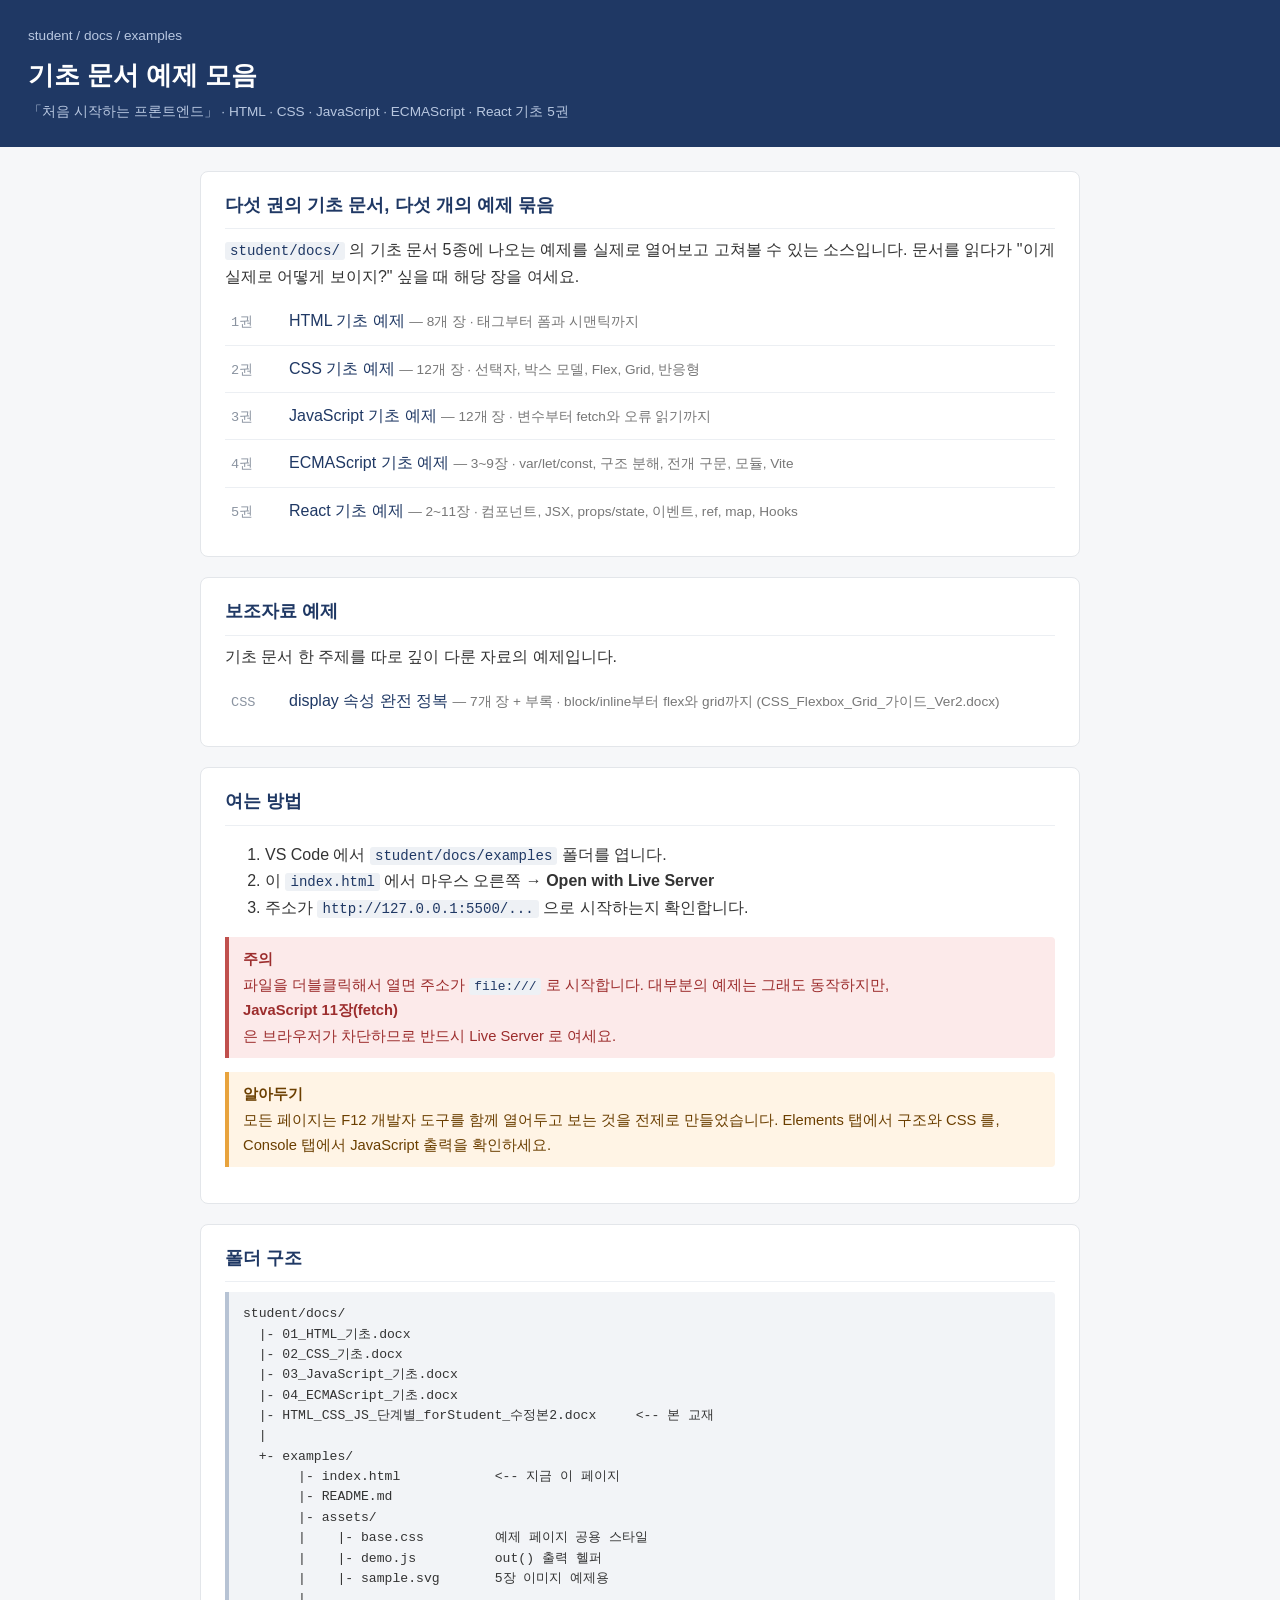
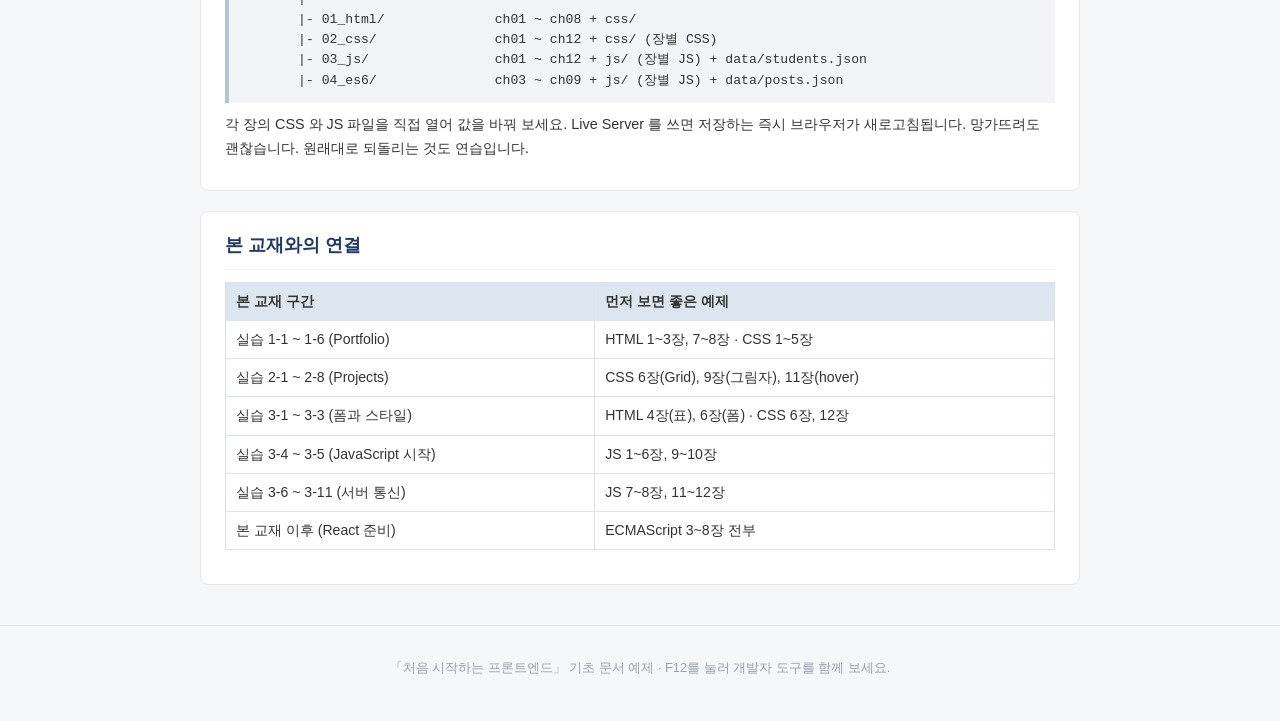
<file: index.html>
<!doctype html>
<html lang="ko">
  <head>
    <meta charset="UTF-8" />
    <meta name="viewport" content="width=device-width, initial-scale=1.0" />
    <title>기초 문서 예제 모음</title>
    <link rel="stylesheet" href="assets/base.css" />


  </head>
  <body>
    <header class="page-head">
      <span class="back">student / docs / examples</span>
      <h1>기초 문서 예제 모음</h1>
      <p class="ref">「처음 시작하는 프론트엔드」 &middot; HTML · CSS · JavaScript · ECMAScript · React 기초 5권</p>
    </header>

    <main class="page-body">

      <section class="block">
        <h2>다섯 권의 기초 문서, 다섯 개의 예제 묶음</h2>
        <p>
          <code>student/docs/</code> 의 기초 문서 5종에 나오는 예제를
          실제로 열어보고 고쳐볼 수 있는 소스입니다.
          문서를 읽다가 "이게 실제로 어떻게 보이지?" 싶을 때 해당 장을 여세요.
        </p>

        <ul class="toc">
          <li><a href="01_html/index.html">
              <span class="num">1권</span>HTML 기초 예제
              <span class="desc">— 8개 장 · 태그부터 폼과 시맨틱까지</span></a></li>
          <li><a href="02_css/index.html">
              <span class="num">2권</span>CSS 기초 예제
              <span class="desc">— 12개 장 · 선택자, 박스 모델, Flex, Grid, 반응형</span></a></li>
          <li><a href="03_js/index.html">
              <span class="num">3권</span>JavaScript 기초 예제
              <span class="desc">— 12개 장 · 변수부터 fetch와 오류 읽기까지</span></a></li>
          <li><a href="04_es6/index.html">
              <span class="num">4권</span>ECMAScript 기초 예제
              <span class="desc">— 3~9장 · var/let/const, 구조 분해, 전개 구문, 모듈, Vite</span></a></li>
          <li><a href="05_react/index.html">
              <span class="num">5권</span>React 기초 예제
              <span class="desc">— 2~11장 · 컴포넌트, JSX, props/state, 이벤트, ref, map, Hooks</span></a></li>
        </ul>
      </section>

      <section class="block">
        <h2>보조자료 예제</h2>
        <p>기초 문서 한 주제를 따로 깊이 다룬 자료의 예제입니다.</p>
        <ul class="toc">
          <li><a href="02_css_display/index.html">
              <span class="num">CSS</span>display 속성 완전 정복
              <span class="desc">— 7개 장 + 부록 · block/inline부터 flex와 grid까지 (CSS_Flexbox_Grid_가이드_Ver2.docx)</span></a></li>
        </ul>
      </section>

      <section class="block">
        <h2>여는 방법</h2>
        <ol>
          <li>VS Code 에서 <code>student/docs/examples</code> 폴더를 엽니다.</li>
          <li>이 <code>index.html</code> 에서 마우스 오른쪽 → <b>Open with Live Server</b></li>
          <li>주소가 <code>http://127.0.0.1:5500/...</code> 으로 시작하는지 확인합니다.</li>
        </ol>

        <div class="warn">
          <b>주의</b>
          파일을 더블클릭해서 열면 주소가 <code>file:///</code> 로 시작합니다.
          대부분의 예제는 그래도 동작하지만,
          <b>JavaScript 11장(fetch)</b> 은 브라우저가 차단하므로 반드시 Live Server 로 여세요.
        </div>

        <div class="note">
          <b>알아두기</b>
          모든 페이지는 F12 개발자 도구를 함께 열어두고 보는 것을 전제로 만들었습니다.
          Elements 탭에서 구조와 CSS 를, Console 탭에서 JavaScript 출력을 확인하세요.
        </div>
      </section>

      <section class="block">
        <h2>폴더 구조</h2>
        <pre>student/docs/
  |- 01_HTML_기초.docx
  |- 02_CSS_기초.docx
  |- 03_JavaScript_기초.docx
  |- 04_ECMAScript_기초.docx
  |- HTML_CSS_JS_단계별_forStudent_수정본2.docx     &lt;-- 본 교재
  |
  +- examples/
       |- index.html            &lt;-- 지금 이 페이지
       |- README.md
       |- assets/
       |    |- base.css         예제 페이지 공용 스타일
       |    |- demo.js          out() 출력 헬퍼
       |    |- sample.svg       5장 이미지 예제용
       |
       |- 01_html/              ch01 ~ ch08 + css/
       |- 02_css/               ch01 ~ ch12 + css/ (장별 CSS)
       |- 03_js/                ch01 ~ ch12 + js/ (장별 JS) + data/students.json
       |- 04_es6/               ch03 ~ ch09 + js/ (장별 JS) + data/posts.json</pre>

        <p style="font-size:0.9rem;">
          각 장의 CSS 와 JS 파일을 직접 열어 값을 바꿔 보세요.
          Live Server 를 쓰면 저장하는 즉시 브라우저가 새로고침됩니다.
          망가뜨려도 괜찮습니다. 원래대로 되돌리는 것도 연습입니다.
        </p>
      </section>

      <section class="block">
        <h2>본 교재와의 연결</h2>
        <table class="ex">
          <tr><th>본 교재 구간</th><th>먼저 보면 좋은 예제</th></tr>
          <tr><td>실습 1-1 ~ 1-6 (Portfolio)</td>
              <td>HTML 1~3장, 7~8장 · CSS 1~5장</td></tr>
          <tr><td>실습 2-1 ~ 2-8 (Projects)</td>
              <td>CSS 6장(Grid), 9장(그림자), 11장(hover)</td></tr>
          <tr><td>실습 3-1 ~ 3-3 (폼과 스타일)</td>
              <td>HTML 4장(표), 6장(폼) · CSS 6장, 12장</td></tr>
          <tr><td>실습 3-4 ~ 3-5 (JavaScript 시작)</td>
              <td>JS 1~6장, 9~10장</td></tr>
          <tr><td>실습 3-6 ~ 3-11 (서버 통신)</td>
              <td>JS 7~8장, 11~12장</td></tr>
          <tr><td>본 교재 이후 (React 준비)</td>
              <td>ECMAScript 3~8장 전부</td></tr>
        </table>
      </section>

    </main>

    <footer class="page-foot">
      <p>「처음 시작하는 프론트엔드」 기초 문서 예제 &middot; F12를 눌러 개발자 도구를 함께 보세요.</p>
    </footer>

  </body>
</html>
</file>
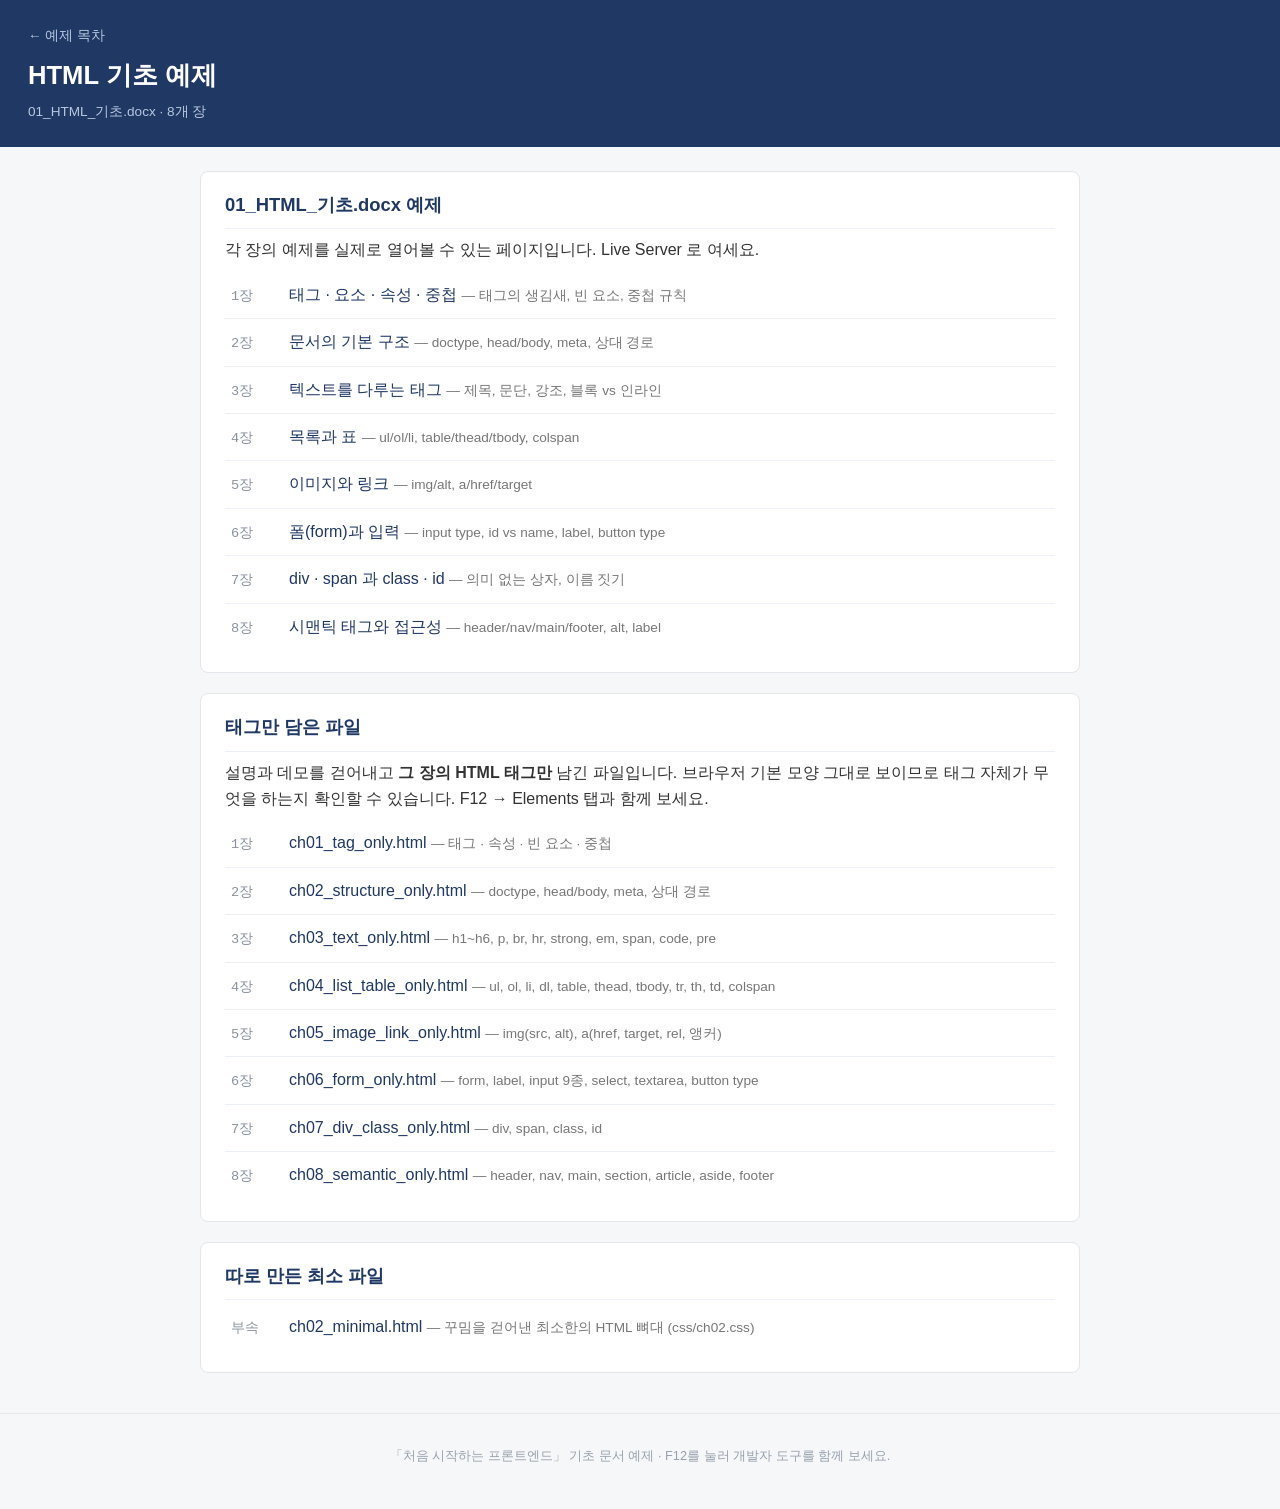
<file: 01_html/index.html>
<!doctype html>
<html lang="ko">
  <head>
    <meta charset="UTF-8" />
    <meta name="viewport" content="width=device-width, initial-scale=1.0" />
    <title>HTML 기초 예제</title>
    <link rel="stylesheet" href="../assets/base.css" />


  </head>
  <body>
    <header class="page-head">
      <a class="back" href="../index.html">&larr; 예제 목차</a>
      <h1>HTML 기초 예제</h1>
      <p class="ref">01_HTML_기초.docx &middot; 8개 장</p>
    </header>

    <main class="page-body">

      <section class="block">
        <h2>01_HTML_기초.docx 예제</h2>
        <p>각 장의 예제를 실제로 열어볼 수 있는 페이지입니다. Live Server 로 여세요.</p>
        <ul class="toc">
          <li><a href="ch01_tag.html"><span class="num">1장</span>태그 · 요소 · 속성 · 중첩
              <span class="desc">— 태그의 생김새, 빈 요소, 중첩 규칙</span></a></li>
          <li><a href="ch02_structure.html"><span class="num">2장</span>문서의 기본 구조
              <span class="desc">— doctype, head/body, meta, 상대 경로</span></a></li>
          <li><a href="ch03_text.html"><span class="num">3장</span>텍스트를 다루는 태그
              <span class="desc">— 제목, 문단, 강조, 블록 vs 인라인</span></a></li>
          <li><a href="ch04_list_table.html"><span class="num">4장</span>목록과 표
              <span class="desc">— ul/ol/li, table/thead/tbody, colspan</span></a></li>
          <li><a href="ch05_image_link.html"><span class="num">5장</span>이미지와 링크
              <span class="desc">— img/alt, a/href/target</span></a></li>
          <li><a href="ch06_form.html"><span class="num">6장</span>폼(form)과 입력
              <span class="desc">— input type, id vs name, label, button type</span></a></li>
          <li><a href="ch07_div_class.html"><span class="num">7장</span>div · span 과 class · id
              <span class="desc">— 의미 없는 상자, 이름 짓기</span></a></li>
          <li><a href="ch08_semantic.html"><span class="num">8장</span>시맨틱 태그와 접근성
              <span class="desc">— header/nav/main/footer, alt, label</span></a></li>
        </ul>
      </section>

      <section class="block">
        <h2>태그만 담은 파일</h2>
        <p>설명과 데모를 걷어내고 <b>그 장의 HTML 태그만</b> 남긴 파일입니다.
           브라우저 기본 모양 그대로 보이므로 태그 자체가 무엇을 하는지 확인할 수 있습니다.
           F12 &rarr; Elements 탭과 함께 보세요.</p>
        <ul class="toc">
          <li><a href="ch01_tag_only.html"><span class="num">1장</span>ch01_tag_only.html
              <span class="desc">— 태그 · 속성 · 빈 요소 · 중첩</span></a></li>
          <li><a href="ch02_structure_only.html"><span class="num">2장</span>ch02_structure_only.html
              <span class="desc">— doctype, head/body, meta, 상대 경로</span></a></li>
          <li><a href="ch03_text_only.html"><span class="num">3장</span>ch03_text_only.html
              <span class="desc">— h1~h6, p, br, hr, strong, em, span, code, pre</span></a></li>
          <li><a href="ch04_list_table_only.html"><span class="num">4장</span>ch04_list_table_only.html
              <span class="desc">— ul, ol, li, dl, table, thead, tbody, tr, th, td, colspan</span></a></li>
          <li><a href="ch05_image_link_only.html"><span class="num">5장</span>ch05_image_link_only.html
              <span class="desc">— img(src, alt), a(href, target, rel, 앵커)</span></a></li>
          <li><a href="ch06_form_only.html"><span class="num">6장</span>ch06_form_only.html
              <span class="desc">— form, label, input 9종, select, textarea, button type</span></a></li>
          <li><a href="ch07_div_class_only.html"><span class="num">7장</span>ch07_div_class_only.html
              <span class="desc">— div, span, class, id</span></a></li>
          <li><a href="ch08_semantic_only.html"><span class="num">8장</span>ch08_semantic_only.html
              <span class="desc">— header, nav, main, section, article, aside, footer</span></a></li>
        </ul>
      </section>

      <section class="block">
        <h2>따로 만든 최소 파일</h2>
        <ul class="toc">
          <li><a href="ch02_minimal.html"><span class="num">부속</span>ch02_minimal.html
              <span class="desc">— 꾸밈을 걷어낸 최소한의 HTML 뼈대 (css/ch02.css)</span></a></li>
        </ul>
      </section>

    </main>

    <footer class="page-foot">
      <p>「처음 시작하는 프론트엔드」 기초 문서 예제 &middot; F12를 눌러 개발자 도구를 함께 보세요.</p>
    </footer>

  </body>
</html>
</file>
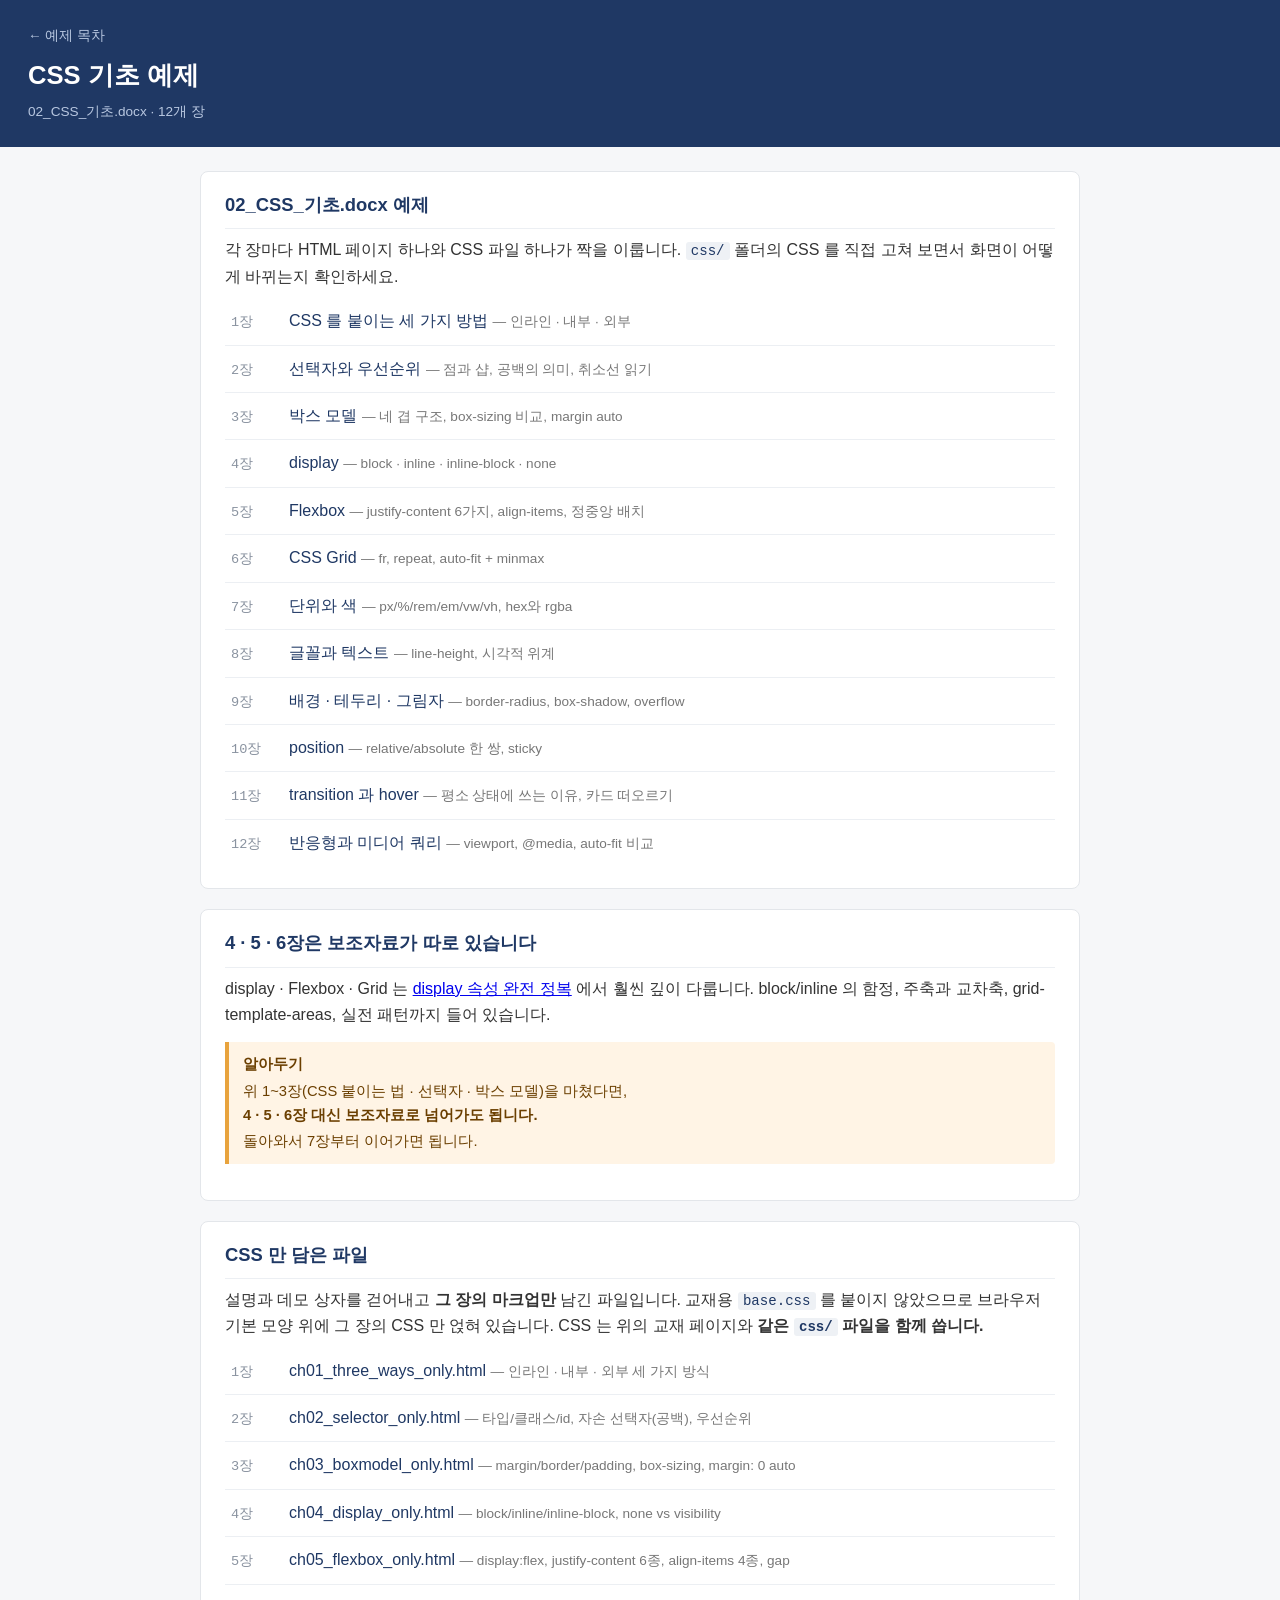
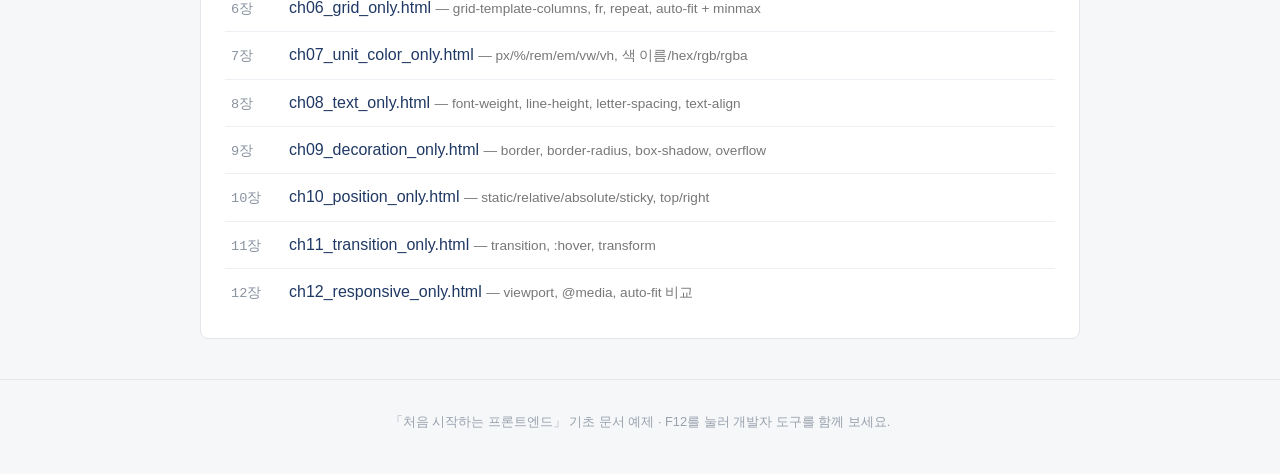
<file: 02_css/index.html>
<!doctype html>
<html lang="ko">
  <head>
    <meta charset="UTF-8" />
    <meta name="viewport" content="width=device-width, initial-scale=1.0" />
    <title>CSS 기초 예제</title>
    <link rel="stylesheet" href="../assets/base.css" />


  </head>
  <body>
    <header class="page-head">
      <a class="back" href="../index.html">&larr; 예제 목차</a>
      <h1>CSS 기초 예제</h1>
      <p class="ref">02_CSS_기초.docx &middot; 12개 장</p>
    </header>

    <main class="page-body">

      <section class="block">
        <h2>02_CSS_기초.docx 예제</h2>
        <p>
          각 장마다 HTML 페이지 하나와 CSS 파일 하나가 짝을 이룹니다.
          <code>css/</code> 폴더의 CSS 를 직접 고쳐 보면서 화면이 어떻게 바뀌는지 확인하세요.
        </p>
        <ul class="toc">
          <li><a href="ch01_three_ways.html"><span class="num">1장</span>CSS 를 붙이는 세 가지 방법
              <span class="desc">— 인라인 · 내부 · 외부</span></a></li>
          <li><a href="ch02_selector.html"><span class="num">2장</span>선택자와 우선순위
              <span class="desc">— 점과 샵, 공백의 의미, 취소선 읽기</span></a></li>
          <li><a href="ch03_boxmodel.html"><span class="num">3장</span>박스 모델
              <span class="desc">— 네 겹 구조, box-sizing 비교, margin auto</span></a></li>
          <li><a href="ch04_display.html"><span class="num">4장</span>display
              <span class="desc">— block · inline · inline-block · none</span></a></li>
          <li><a href="ch05_flexbox.html"><span class="num">5장</span>Flexbox
              <span class="desc">— justify-content 6가지, align-items, 정중앙 배치</span></a></li>
          <li><a href="ch06_grid.html"><span class="num">6장</span>CSS Grid
              <span class="desc">— fr, repeat, auto-fit + minmax</span></a></li>
          <li><a href="ch07_unit_color.html"><span class="num">7장</span>단위와 색
              <span class="desc">— px/%/rem/em/vw/vh, hex와 rgba</span></a></li>
          <li><a href="ch08_text.html"><span class="num">8장</span>글꼴과 텍스트
              <span class="desc">— line-height, 시각적 위계</span></a></li>
          <li><a href="ch09_decoration.html"><span class="num">9장</span>배경 · 테두리 · 그림자
              <span class="desc">— border-radius, box-shadow, overflow</span></a></li>
          <li><a href="ch10_position.html"><span class="num">10장</span>position
              <span class="desc">— relative/absolute 한 쌍, sticky</span></a></li>
          <li><a href="ch11_transition.html"><span class="num">11장</span>transition 과 hover
              <span class="desc">— 평소 상태에 쓰는 이유, 카드 떠오르기</span></a></li>
          <li><a href="ch12_responsive.html"><span class="num">12장</span>반응형과 미디어 쿼리
              <span class="desc">— viewport, @media, auto-fit 비교</span></a></li>
        </ul>
      </section>

      <section class="block">
        <h2>4 · 5 · 6장은 보조자료가 따로 있습니다</h2>
        <p>
          display · Flexbox · Grid 는
          <a href="../02_css_display/index.html">display 속성 완전 정복</a>
          에서 훨씬 깊이 다룹니다. block/inline 의 함정, 주축과 교차축,
          grid-template-areas, 실전 패턴까지 들어 있습니다.
        </p>
        <div class="note">
          <b>알아두기</b>
          위 1~3장(CSS 붙이는 법 · 선택자 · 박스 모델)을 마쳤다면,
          <b>4 · 5 · 6장 대신 보조자료로 넘어가도 됩니다.</b>
          돌아와서 7장부터 이어가면 됩니다.
        </div>
      </section>

      <section class="block">
        <h2>CSS 만 담은 파일</h2>
        <p>설명과 데모 상자를 걷어내고 <b>그 장의 마크업만</b> 남긴 파일입니다.
           교재용 <code>base.css</code> 를 붙이지 않았으므로 브라우저 기본 모양 위에
           그 장의 CSS 만 얹혀 있습니다.
           CSS 는 위의 교재 페이지와 <b>같은 <code>css/</code> 파일을 함께 씁니다.</b></p>
        <ul class="toc">
          <li><a href="ch01_three_ways_only.html"><span class="num">1장</span>ch01_three_ways_only.html
              <span class="desc">— 인라인 · 내부 · 외부 세 가지 방식</span></a></li>
          <li><a href="ch02_selector_only.html"><span class="num">2장</span>ch02_selector_only.html
              <span class="desc">— 타입/클래스/id, 자손 선택자(공백), 우선순위</span></a></li>
          <li><a href="ch03_boxmodel_only.html"><span class="num">3장</span>ch03_boxmodel_only.html
              <span class="desc">— margin/border/padding, box-sizing, margin: 0 auto</span></a></li>
          <li><a href="ch04_display_only.html"><span class="num">4장</span>ch04_display_only.html
              <span class="desc">— block/inline/inline-block, none vs visibility</span></a></li>
          <li><a href="ch05_flexbox_only.html"><span class="num">5장</span>ch05_flexbox_only.html
              <span class="desc">— display:flex, justify-content 6종, align-items 4종, gap</span></a></li>
          <li><a href="ch06_grid_only.html"><span class="num">6장</span>ch06_grid_only.html
              <span class="desc">— grid-template-columns, fr, repeat, auto-fit + minmax</span></a></li>
          <li><a href="ch07_unit_color_only.html"><span class="num">7장</span>ch07_unit_color_only.html
              <span class="desc">— px/%/rem/em/vw/vh, 색 이름/hex/rgb/rgba</span></a></li>
          <li><a href="ch08_text_only.html"><span class="num">8장</span>ch08_text_only.html
              <span class="desc">— font-weight, line-height, letter-spacing, text-align</span></a></li>
          <li><a href="ch09_decoration_only.html"><span class="num">9장</span>ch09_decoration_only.html
              <span class="desc">— border, border-radius, box-shadow, overflow</span></a></li>
          <li><a href="ch10_position_only.html"><span class="num">10장</span>ch10_position_only.html
              <span class="desc">— static/relative/absolute/sticky, top/right</span></a></li>
          <li><a href="ch11_transition_only.html"><span class="num">11장</span>ch11_transition_only.html
              <span class="desc">— transition, :hover, transform</span></a></li>
          <li><a href="ch12_responsive_only.html"><span class="num">12장</span>ch12_responsive_only.html
              <span class="desc">— viewport, @media, auto-fit 비교</span></a></li>
        </ul>
      </section>

    </main>

    <footer class="page-foot">
      <p>「처음 시작하는 프론트엔드」 기초 문서 예제 &middot; F12를 눌러 개발자 도구를 함께 보세요.</p>
    </footer>

  </body>
</html>
</file>
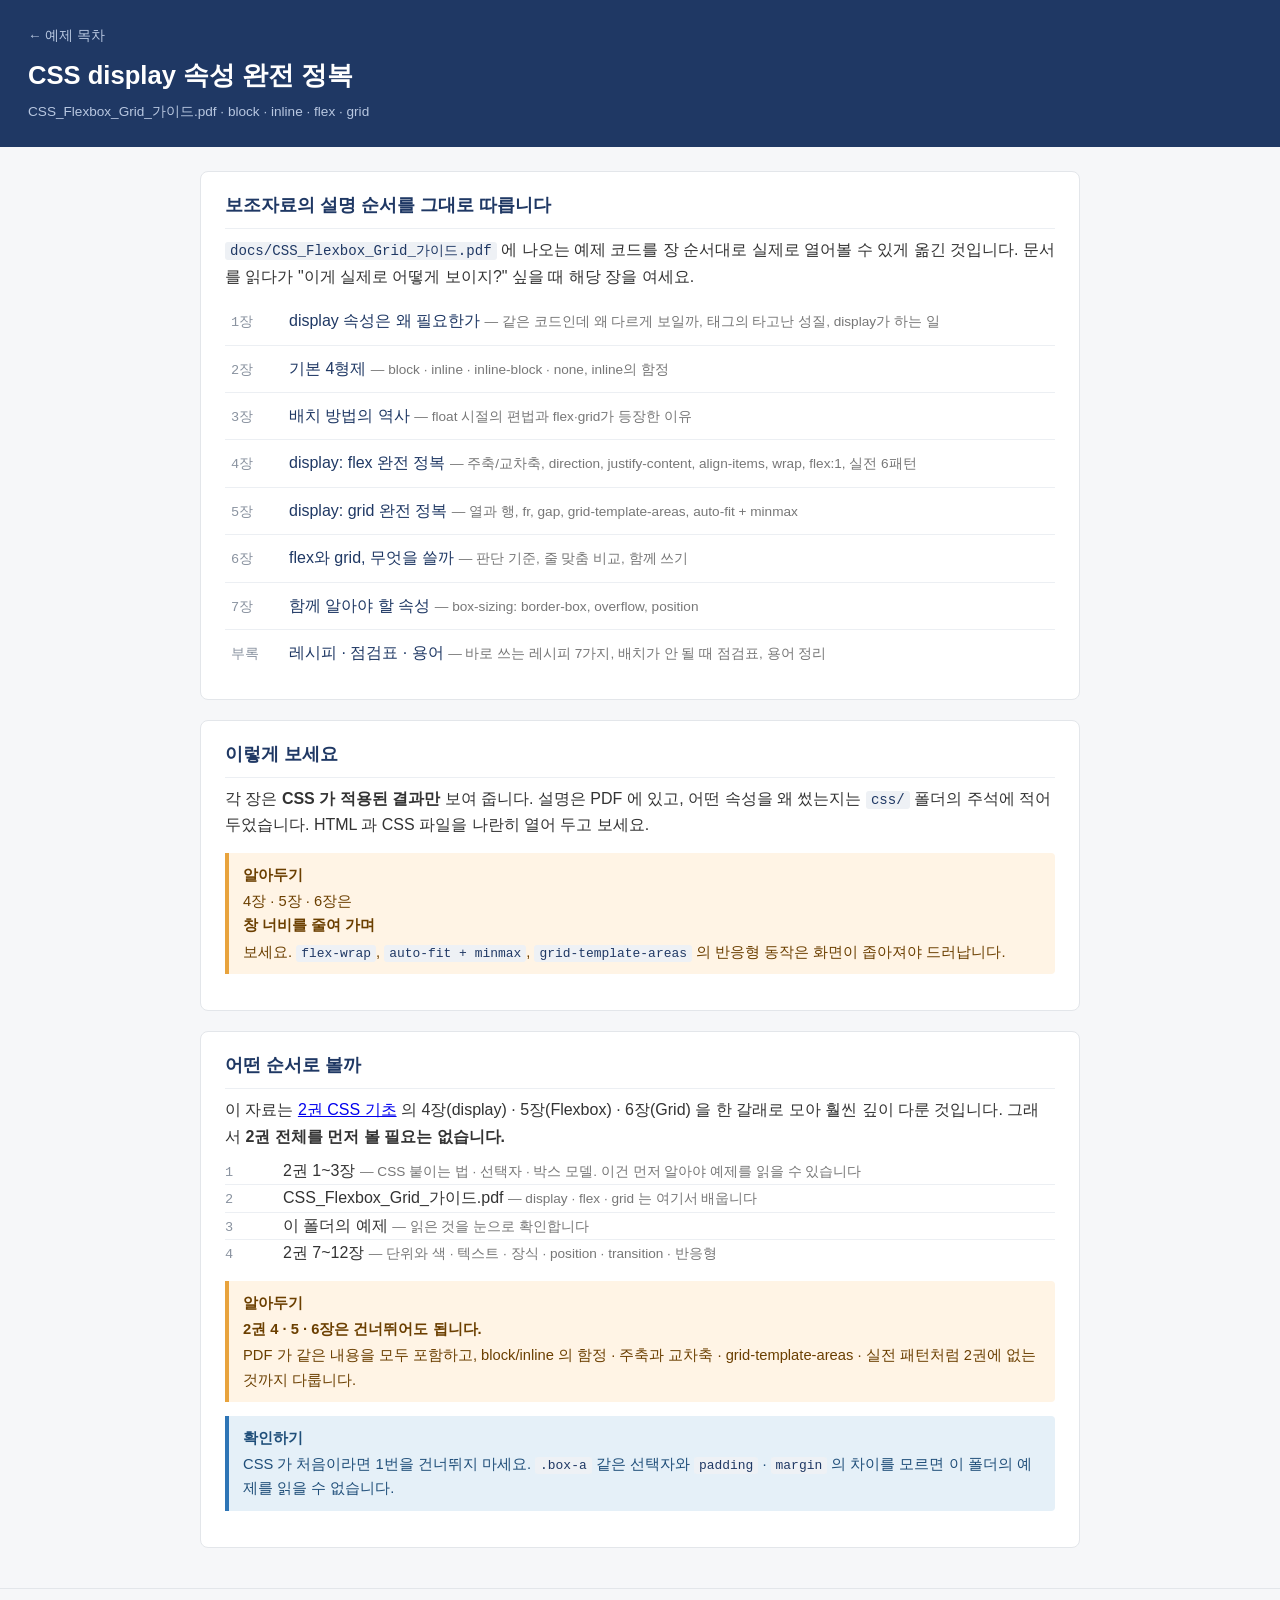
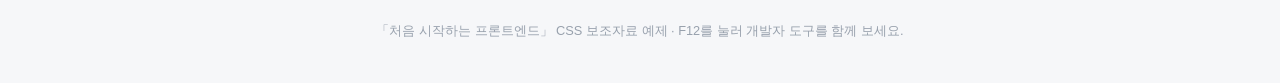
<file: 02_css_display/index.html>
<!doctype html>
<html lang="ko">
  <head>
    <meta charset="UTF-8" />
    <meta name="viewport" content="width=device-width, initial-scale=1.0" />
    <title>CSS display 속성 예제</title>
    <link rel="stylesheet" href="../assets/base.css" />
  </head>
  <body>
    <header class="page-head">
      <a class="back" href="../index.html">&larr; 예제 목차</a>
      <h1>CSS display 속성 완전 정복</h1>
      <p class="ref">CSS_Flexbox_Grid_가이드.pdf &middot; block · inline · flex · grid</p>
    </header>

    <main class="page-body">

      <section class="block">
        <h2>보조자료의 설명 순서를 그대로 따릅니다</h2>
        <p>
          <code>docs/CSS_Flexbox_Grid_가이드.pdf</code> 에 나오는 예제 코드를
          장 순서대로 실제로 열어볼 수 있게 옮긴 것입니다.
          문서를 읽다가 "이게 실제로 어떻게 보이지?" 싶을 때 해당 장을 여세요.
        </p>
        <ul class="toc">
          <li><a href="ch01_why_display.html"><span class="num">1장</span>display 속성은 왜 필요한가
              <span class="desc">— 같은 코드인데 왜 다르게 보일까, 태그의 타고난 성질, display가 하는 일</span></a></li>
          <li><a href="ch02_basic_four.html"><span class="num">2장</span>기본 4형제
              <span class="desc">— block · inline · inline-block · none, inline의 함정</span></a></li>
          <li><a href="ch03_history.html"><span class="num">3장</span>배치 방법의 역사
              <span class="desc">— float 시절의 편법과 flex·grid가 등장한 이유</span></a></li>
          <li><a href="ch04_flex.html"><span class="num">4장</span>display: flex 완전 정복
              <span class="desc">— 주축/교차축, direction, justify-content, align-items, wrap, flex:1, 실전 6패턴</span></a></li>
          <li><a href="ch05_grid.html"><span class="num">5장</span>display: grid 완전 정복
              <span class="desc">— 열과 행, fr, gap, grid-template-areas, auto-fit + minmax</span></a></li>
          <li><a href="ch06_flex_vs_grid.html"><span class="num">6장</span>flex와 grid, 무엇을 쓸까
              <span class="desc">— 판단 기준, 줄 맞춤 비교, 함께 쓰기</span></a></li>
          <li><a href="ch07_related.html"><span class="num">7장</span>함께 알아야 할 속성
              <span class="desc">— box-sizing: border-box, overflow, position</span></a></li>
          <li><a href="appendix.html"><span class="num">부록</span>레시피 · 점검표 · 용어
              <span class="desc">— 바로 쓰는 레시피 7가지, 배치가 안 될 때 점검표, 용어 정리</span></a></li>
        </ul>
      </section>

      <section class="block">
        <h2>이렇게 보세요</h2>
        <p>
          각 장은 <b>CSS 가 적용된 결과만</b> 보여 줍니다. 설명은 PDF 에 있고,
          어떤 속성을 왜 썼는지는 <code>css/</code> 폴더의 주석에 적어 두었습니다.
          HTML 과 CSS 파일을 나란히 열어 두고 보세요.
        </p>
        <div class="note">
          <b>알아두기</b>
          4장 · 5장 · 6장은 <b>창 너비를 줄여 가며</b> 보세요.
          <code>flex-wrap</code>, <code>auto-fit + minmax</code>,
          <code>grid-template-areas</code> 의 반응형 동작은 화면이 좁아져야 드러납니다.
        </div>
      </section>

      <section class="block">
        <h2>어떤 순서로 볼까</h2>
        <p>
          이 자료는 <a href="../02_css/index.html">2권 CSS 기초</a> 의 4장(display) ·
          5장(Flexbox) · 6장(Grid) 을 한 갈래로 모아 훨씬 깊이 다룬 것입니다.
          그래서 <b>2권 전체를 먼저 볼 필요는 없습니다.</b>
        </p>
        <ul class="toc">
          <li><span class="num">1</span>2권 1~3장
              <span class="desc">— CSS 붙이는 법 · 선택자 · 박스 모델. 이건 먼저 알아야 예제를 읽을 수 있습니다</span></li>
          <li><span class="num">2</span>CSS_Flexbox_Grid_가이드.pdf
              <span class="desc">— display · flex · grid 는 여기서 배웁니다</span></li>
          <li><span class="num">3</span>이 폴더의 예제
              <span class="desc">— 읽은 것을 눈으로 확인합니다</span></li>
          <li><span class="num">4</span>2권 7~12장
              <span class="desc">— 단위와 색 · 텍스트 · 장식 · position · transition · 반응형</span></li>
        </ul>
        <div class="note">
          <b>알아두기</b>
          <b>2권 4 · 5 · 6장은 건너뛰어도 됩니다.</b>
          PDF 가 같은 내용을 모두 포함하고, block/inline 의 함정 · 주축과 교차축 ·
          grid-template-areas · 실전 패턴처럼 2권에 없는 것까지 다룹니다.
        </div>
        <div class="check">
          <b>확인하기</b>
          CSS 가 처음이라면 1번을 건너뛰지 마세요.
          <code>.box-a</code> 같은 선택자와 <code>padding</code> · <code>margin</code> 의 차이를
          모르면 이 폴더의 예제를 읽을 수 없습니다.
        </div>
      </section>

    </main>

    <footer class="page-foot">
      <p>「처음 시작하는 프론트엔드」 CSS 보조자료 예제 &middot; F12를 눌러 개발자 도구를 함께 보세요.</p>
    </footer>

  </body>
</html>
</file>
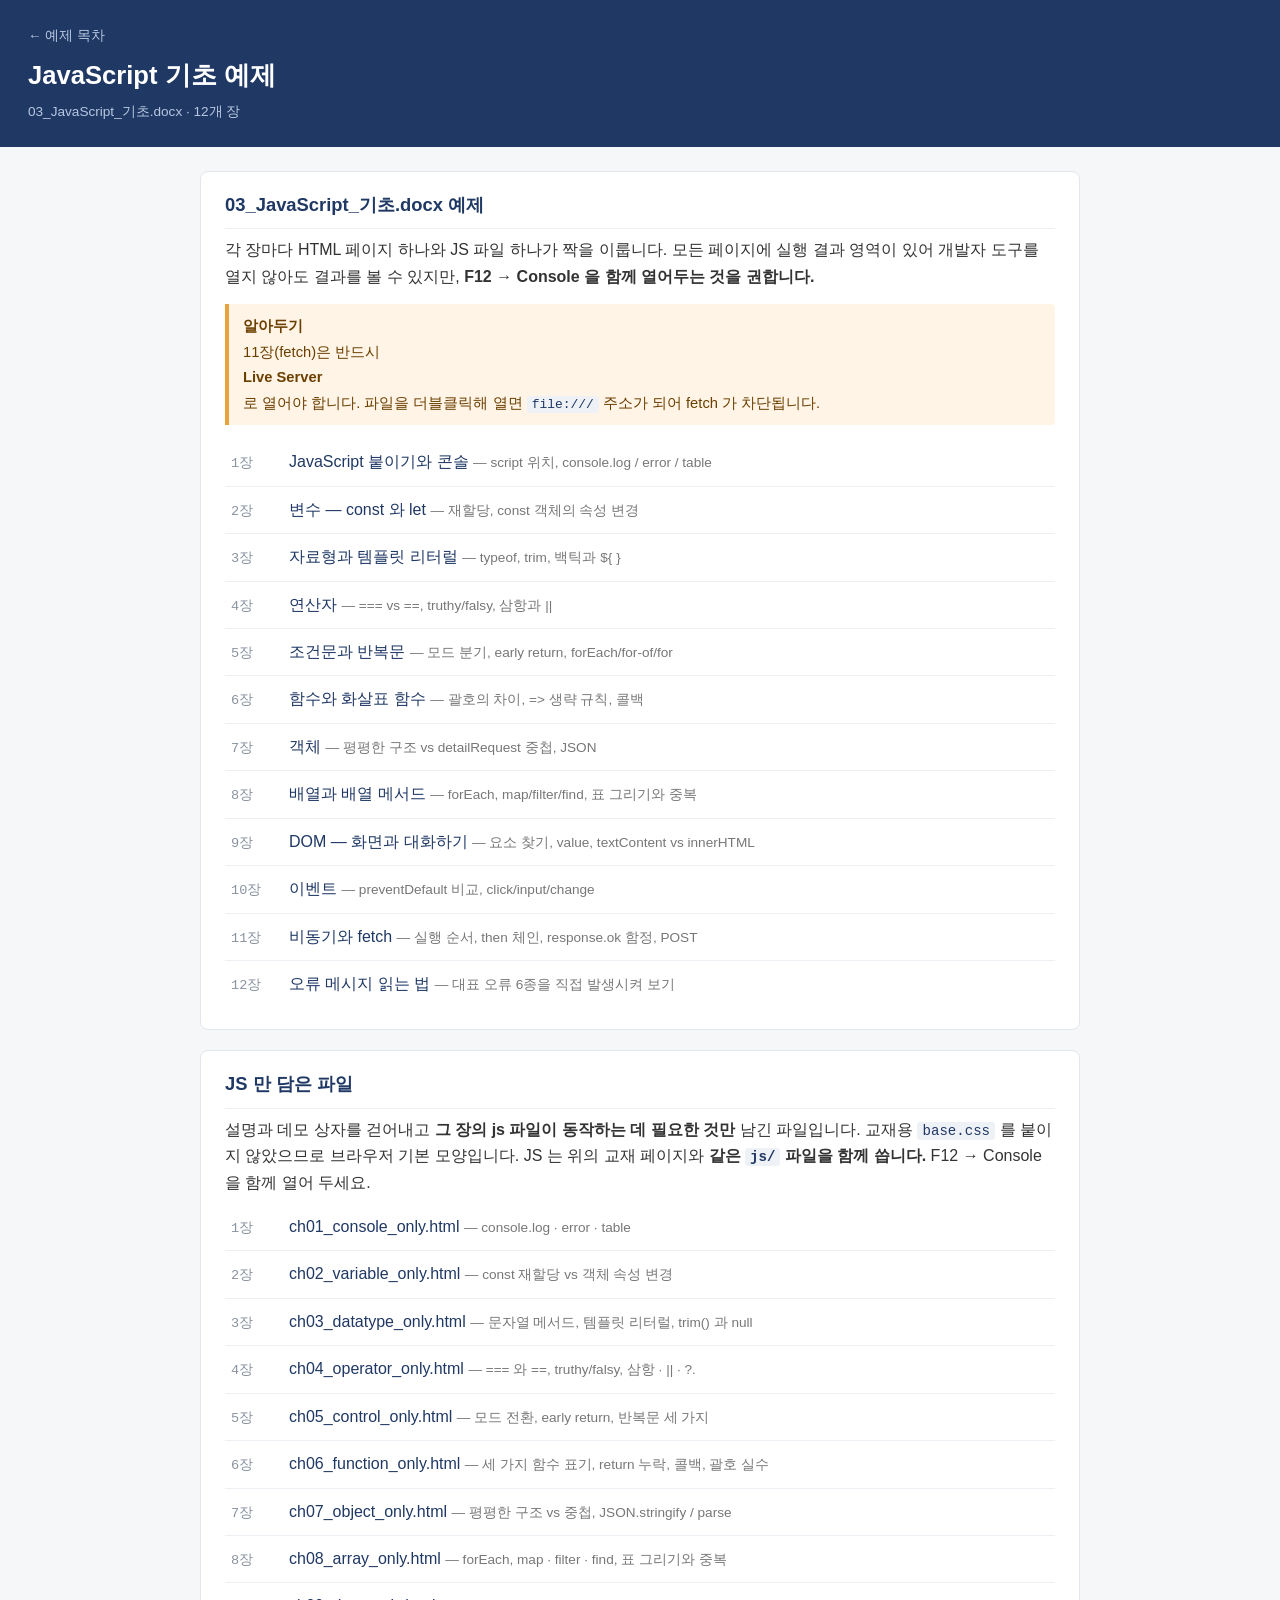
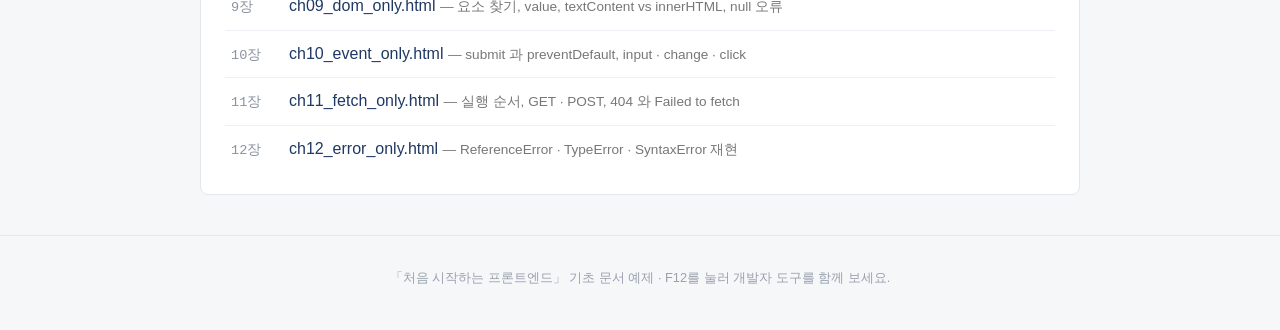
<file: 03_js/index.html>
<!doctype html>
<html lang="ko">
  <head>
    <meta charset="UTF-8" />
    <meta name="viewport" content="width=device-width, initial-scale=1.0" />
    <title>JavaScript 기초 예제</title>
    <link rel="stylesheet" href="../assets/base.css" />


  </head>
  <body>
    <header class="page-head">
      <a class="back" href="../index.html">&larr; 예제 목차</a>
      <h1>JavaScript 기초 예제</h1>
      <p class="ref">03_JavaScript_기초.docx &middot; 12개 장</p>
    </header>

    <main class="page-body">

      <section class="block">
        <h2>03_JavaScript_기초.docx 예제</h2>
        <p>
          각 장마다 HTML 페이지 하나와 JS 파일 하나가 짝을 이룹니다.
          모든 페이지에 실행 결과 영역이 있어 개발자 도구를 열지 않아도 결과를 볼 수 있지만,
          <b>F12 → Console 을 함께 열어두는 것을 권합니다.</b>
        </p>
        <div class="note">
          <b>알아두기</b>
          11장(fetch)은 반드시 <b>Live Server</b> 로 열어야 합니다.
          파일을 더블클릭해 열면 <code>file:///</code> 주소가 되어 fetch 가 차단됩니다.
        </div>
        <ul class="toc">
          <li><a href="ch01_console.html"><span class="num">1장</span>JavaScript 붙이기와 콘솔
              <span class="desc">— script 위치, console.log / error / table</span></a></li>
          <li><a href="ch02_variable.html"><span class="num">2장</span>변수 — const 와 let
              <span class="desc">— 재할당, const 객체의 속성 변경</span></a></li>
          <li><a href="ch03_datatype.html"><span class="num">3장</span>자료형과 템플릿 리터럴
              <span class="desc">— typeof, trim, 백틱과 ${ }</span></a></li>
          <li><a href="ch04_operator.html"><span class="num">4장</span>연산자
              <span class="desc">— === vs ==, truthy/falsy, 삼항과 ||</span></a></li>
          <li><a href="ch05_control.html"><span class="num">5장</span>조건문과 반복문
              <span class="desc">— 모드 분기, early return, forEach/for-of/for</span></a></li>
          <li><a href="ch06_function.html"><span class="num">6장</span>함수와 화살표 함수
              <span class="desc">— 괄호의 차이, => 생략 규칙, 콜백</span></a></li>
          <li><a href="ch07_object.html"><span class="num">7장</span>객체
              <span class="desc">— 평평한 구조 vs detailRequest 중첩, JSON</span></a></li>
          <li><a href="ch08_array.html"><span class="num">8장</span>배열과 배열 메서드
              <span class="desc">— forEach, map/filter/find, 표 그리기와 중복</span></a></li>
          <li><a href="ch09_dom.html"><span class="num">9장</span>DOM — 화면과 대화하기
              <span class="desc">— 요소 찾기, value, textContent vs innerHTML</span></a></li>
          <li><a href="ch10_event.html"><span class="num">10장</span>이벤트
              <span class="desc">— preventDefault 비교, click/input/change</span></a></li>
          <li><a href="ch11_fetch.html"><span class="num">11장</span>비동기와 fetch
              <span class="desc">— 실행 순서, then 체인, response.ok 함정, POST</span></a></li>
          <li><a href="ch12_error.html"><span class="num">12장</span>오류 메시지 읽는 법
              <span class="desc">— 대표 오류 6종을 직접 발생시켜 보기</span></a></li>
        </ul>
      </section>

      <section class="block">
        <h2>JS 만 담은 파일</h2>
        <p>설명과 데모 상자를 걷어내고 <b>그 장의 js 파일이 동작하는 데 필요한 것만</b> 남긴 파일입니다.
           교재용 <code>base.css</code> 를 붙이지 않았으므로 브라우저 기본 모양입니다.
           JS 는 위의 교재 페이지와 <b>같은 <code>js/</code> 파일을 함께 씁니다.</b>
           F12 &rarr; Console 을 함께 열어 두세요.</p>
        <ul class="toc">
          <li><a href="ch01_console_only.html"><span class="num">1장</span>ch01_console_only.html
              <span class="desc">— console.log · error · table</span></a></li>
          <li><a href="ch02_variable_only.html"><span class="num">2장</span>ch02_variable_only.html
              <span class="desc">— const 재할당 vs 객체 속성 변경</span></a></li>
          <li><a href="ch03_datatype_only.html"><span class="num">3장</span>ch03_datatype_only.html
              <span class="desc">— 문자열 메서드, 템플릿 리터럴, trim() 과 null</span></a></li>
          <li><a href="ch04_operator_only.html"><span class="num">4장</span>ch04_operator_only.html
              <span class="desc">— === 와 ==, truthy/falsy, 삼항 · || · ?.</span></a></li>
          <li><a href="ch05_control_only.html"><span class="num">5장</span>ch05_control_only.html
              <span class="desc">— 모드 전환, early return, 반복문 세 가지</span></a></li>
          <li><a href="ch06_function_only.html"><span class="num">6장</span>ch06_function_only.html
              <span class="desc">— 세 가지 함수 표기, return 누락, 콜백, 괄호 실수</span></a></li>
          <li><a href="ch07_object_only.html"><span class="num">7장</span>ch07_object_only.html
              <span class="desc">— 평평한 구조 vs 중첩, JSON.stringify / parse</span></a></li>
          <li><a href="ch08_array_only.html"><span class="num">8장</span>ch08_array_only.html
              <span class="desc">— forEach, map · filter · find, 표 그리기와 중복</span></a></li>
          <li><a href="ch09_dom_only.html"><span class="num">9장</span>ch09_dom_only.html
              <span class="desc">— 요소 찾기, value, textContent vs innerHTML, null 오류</span></a></li>
          <li><a href="ch10_event_only.html"><span class="num">10장</span>ch10_event_only.html
              <span class="desc">— submit 과 preventDefault, input · change · click</span></a></li>
          <li><a href="ch11_fetch_only.html"><span class="num">11장</span>ch11_fetch_only.html
              <span class="desc">— 실행 순서, GET · POST, 404 와 Failed to fetch</span></a></li>
          <li><a href="ch12_error_only.html"><span class="num">12장</span>ch12_error_only.html
              <span class="desc">— ReferenceError · TypeError · SyntaxError 재현</span></a></li>
        </ul>
      </section>

    </main>

    <footer class="page-foot">
      <p>「처음 시작하는 프론트엔드」 기초 문서 예제 &middot; F12를 눌러 개발자 도구를 함께 보세요.</p>
    </footer>

  </body>
</html>
</file>
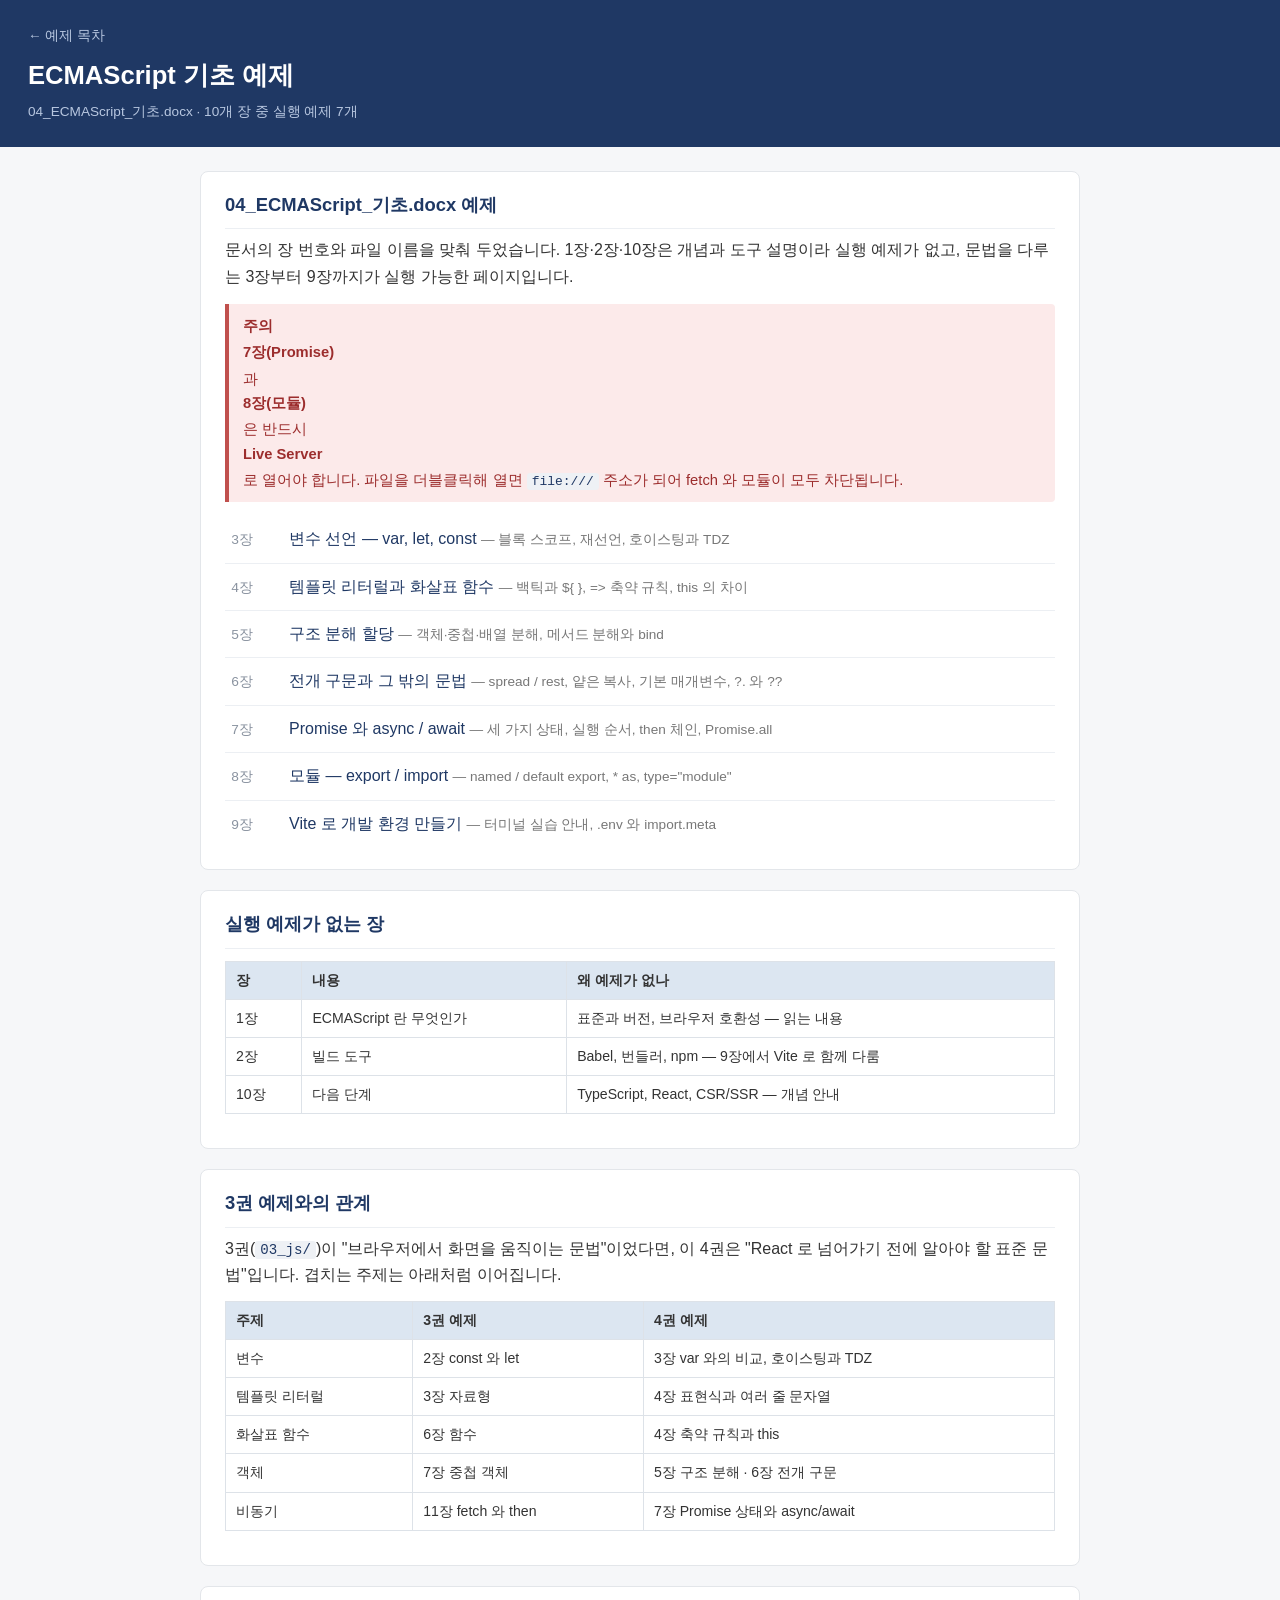
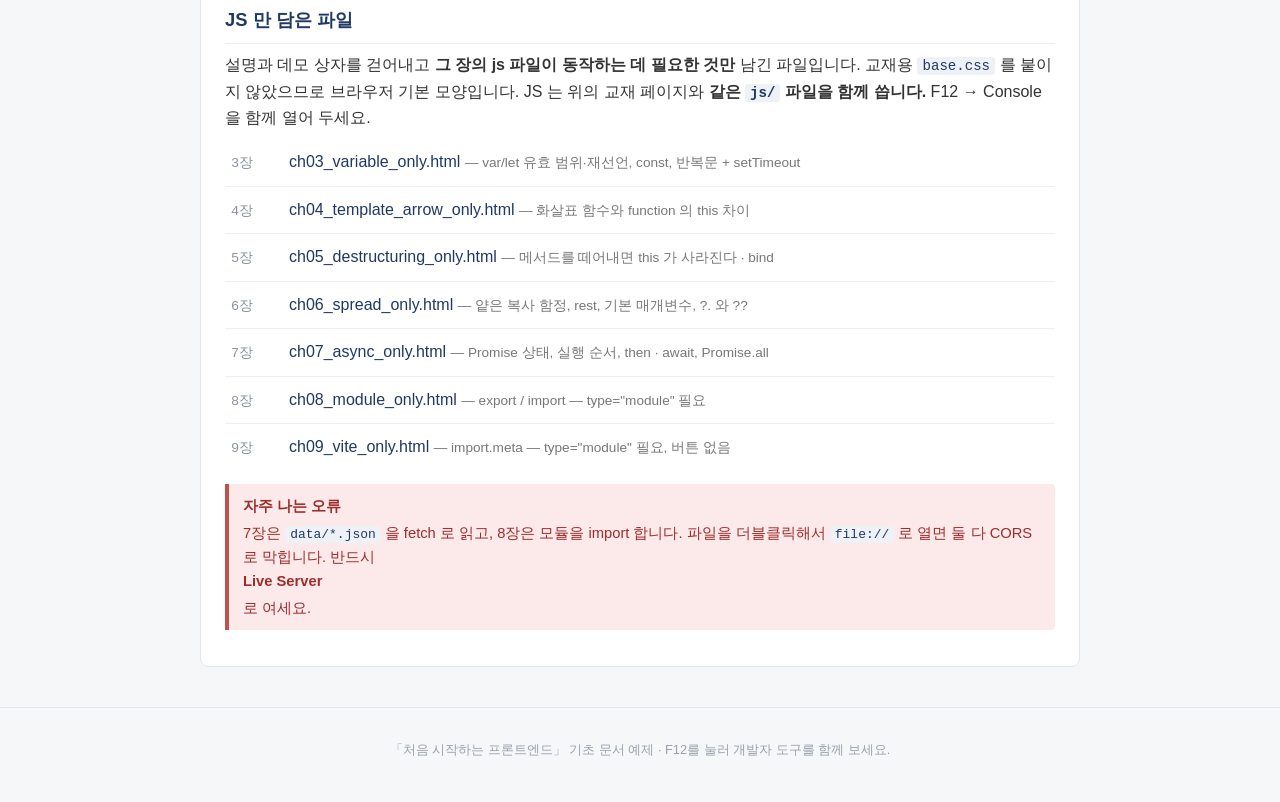
<file: 04_es6/index.html>
<!doctype html>
<html lang="ko">
  <head>
    <meta charset="UTF-8" />
    <meta name="viewport" content="width=device-width, initial-scale=1.0" />
    <title>ECMAScript 기초 예제</title>
    <link rel="stylesheet" href="../assets/base.css" />
  </head>
  <body>
    <header class="page-head">
      <a class="back" href="../index.html">&larr; 예제 목차</a>
      <h1>ECMAScript 기초 예제</h1>
      <p class="ref">04_ECMAScript_기초.docx &middot; 10개 장 중 실행 예제 7개</p>
    </header>

    <main class="page-body">

      <section class="block">
        <h2>04_ECMAScript_기초.docx 예제</h2>
        <p>
          문서의 장 번호와 파일 이름을 맞춰 두었습니다.
          1장·2장·10장은 개념과 도구 설명이라 실행 예제가 없고,
          문법을 다루는 3장부터 9장까지가 실행 가능한 페이지입니다.
        </p>

        <div class="warn">
          <b>주의</b>
          <b>7장(Promise)</b>과 <b>8장(모듈)</b>은 반드시 <b>Live Server</b> 로 열어야 합니다.
          파일을 더블클릭해 열면 <code>file:///</code> 주소가 되어
          fetch 와 모듈이 모두 차단됩니다.
        </div>

        <ul class="toc">
          <li><a href="ch03_variable.html"><span class="num">3장</span>변수 선언 — var, let, const
              <span class="desc">— 블록 스코프, 재선언, 호이스팅과 TDZ</span></a></li>
          <li><a href="ch04_template_arrow.html"><span class="num">4장</span>템플릿 리터럴과 화살표 함수
              <span class="desc">— 백틱과 ${ }, => 축약 규칙, this 의 차이</span></a></li>
          <li><a href="ch05_destructuring.html"><span class="num">5장</span>구조 분해 할당
              <span class="desc">— 객체·중첩·배열 분해, 메서드 분해와 bind</span></a></li>
          <li><a href="ch06_spread.html"><span class="num">6장</span>전개 구문과 그 밖의 문법
              <span class="desc">— spread / rest, 얕은 복사, 기본 매개변수, ?. 와 ??</span></a></li>
          <li><a href="ch07_async.html"><span class="num">7장</span>Promise 와 async / await
              <span class="desc">— 세 가지 상태, 실행 순서, then 체인, Promise.all</span></a></li>
          <li><a href="ch08_module.html"><span class="num">8장</span>모듈 — export / import
              <span class="desc">— named / default export, * as, type="module"</span></a></li>
          <li><a href="ch09_vite.html"><span class="num">9장</span>Vite 로 개발 환경 만들기
              <span class="desc">— 터미널 실습 안내, .env 와 import.meta</span></a></li>
        </ul>
      </section>

      <section class="block">
        <h2>실행 예제가 없는 장</h2>
        <table class="ex">
          <tr><th>장</th><th>내용</th><th>왜 예제가 없나</th></tr>
          <tr><td>1장</td><td>ECMAScript 란 무엇인가</td>
              <td>표준과 버전, 브라우저 호환성 — 읽는 내용</td></tr>
          <tr><td>2장</td><td>빌드 도구</td>
              <td>Babel, 번들러, npm — 9장에서 Vite 로 함께 다룸</td></tr>
          <tr><td>10장</td><td>다음 단계</td>
              <td>TypeScript, React, CSR/SSR — 개념 안내</td></tr>
        </table>
      </section>

      <section class="block">
        <h2>3권 예제와의 관계</h2>
        <p>
          3권(<code>03_js/</code>)이 "브라우저에서 화면을 움직이는 문법"이었다면,
          이 4권은 "React 로 넘어가기 전에 알아야 할 표준 문법"입니다.
          겹치는 주제는 아래처럼 이어집니다.
        </p>
        <table class="ex">
          <tr><th>주제</th><th>3권 예제</th><th>4권 예제</th></tr>
          <tr><td>변수</td><td>2장 const 와 let</td><td>3장 var 와의 비교, 호이스팅과 TDZ</td></tr>
          <tr><td>템플릿 리터럴</td><td>3장 자료형</td><td>4장 표현식과 여러 줄 문자열</td></tr>
          <tr><td>화살표 함수</td><td>6장 함수</td><td>4장 축약 규칙과 this</td></tr>
          <tr><td>객체</td><td>7장 중첩 객체</td><td>5장 구조 분해 · 6장 전개 구문</td></tr>
          <tr><td>비동기</td><td>11장 fetch 와 then</td><td>7장 Promise 상태와 async/await</td></tr>
        </table>
      </section>

      <section class="block">
        <h2>JS 만 담은 파일</h2>
        <p>설명과 데모 상자를 걷어내고 <b>그 장의 js 파일이 동작하는 데 필요한 것만</b> 남긴 파일입니다.
           교재용 <code>base.css</code> 를 붙이지 않았으므로 브라우저 기본 모양입니다.
           JS 는 위의 교재 페이지와 <b>같은 <code>js/</code> 파일을 함께 씁니다.</b>
           F12 &rarr; Console 을 함께 열어 두세요.</p>
        <ul class="toc">
          <li><a href="ch03_variable_only.html"><span class="num">3장</span>ch03_variable_only.html
              <span class="desc">— var/let 유효 범위·재선언, const, 반복문 + setTimeout</span></a></li>
          <li><a href="ch04_template_arrow_only.html"><span class="num">4장</span>ch04_template_arrow_only.html
              <span class="desc">— 화살표 함수와 function 의 this 차이</span></a></li>
          <li><a href="ch05_destructuring_only.html"><span class="num">5장</span>ch05_destructuring_only.html
              <span class="desc">— 메서드를 떼어내면 this 가 사라진다 · bind</span></a></li>
          <li><a href="ch06_spread_only.html"><span class="num">6장</span>ch06_spread_only.html
              <span class="desc">— 얕은 복사 함정, rest, 기본 매개변수, ?. 와 ??</span></a></li>
          <li><a href="ch07_async_only.html"><span class="num">7장</span>ch07_async_only.html
              <span class="desc">— Promise 상태, 실행 순서, then · await, Promise.all</span></a></li>
          <li><a href="ch08_module_only.html"><span class="num">8장</span>ch08_module_only.html
              <span class="desc">— export / import — type="module" 필요</span></a></li>
          <li><a href="ch09_vite_only.html"><span class="num">9장</span>ch09_vite_only.html
              <span class="desc">— import.meta — type="module" 필요, 버튼 없음</span></a></li>
        </ul>
        <div class="warn">
          <b>자주 나는 오류</b>
          7장은 <code>data/*.json</code> 을 fetch 로 읽고, 8장은 모듈을 import 합니다.
          파일을 더블클릭해서 <code>file://</code> 로 열면 둘 다 CORS 로 막힙니다.
          반드시 <b>Live Server</b> 로 여세요.
        </div>
      </section>

    </main>

    <footer class="page-foot">
      <p>「처음 시작하는 프론트엔드」 기초 문서 예제 &middot; F12를 눌러 개발자 도구를 함께 보세요.</p>
    </footer>

  </body>
</html>
</file>
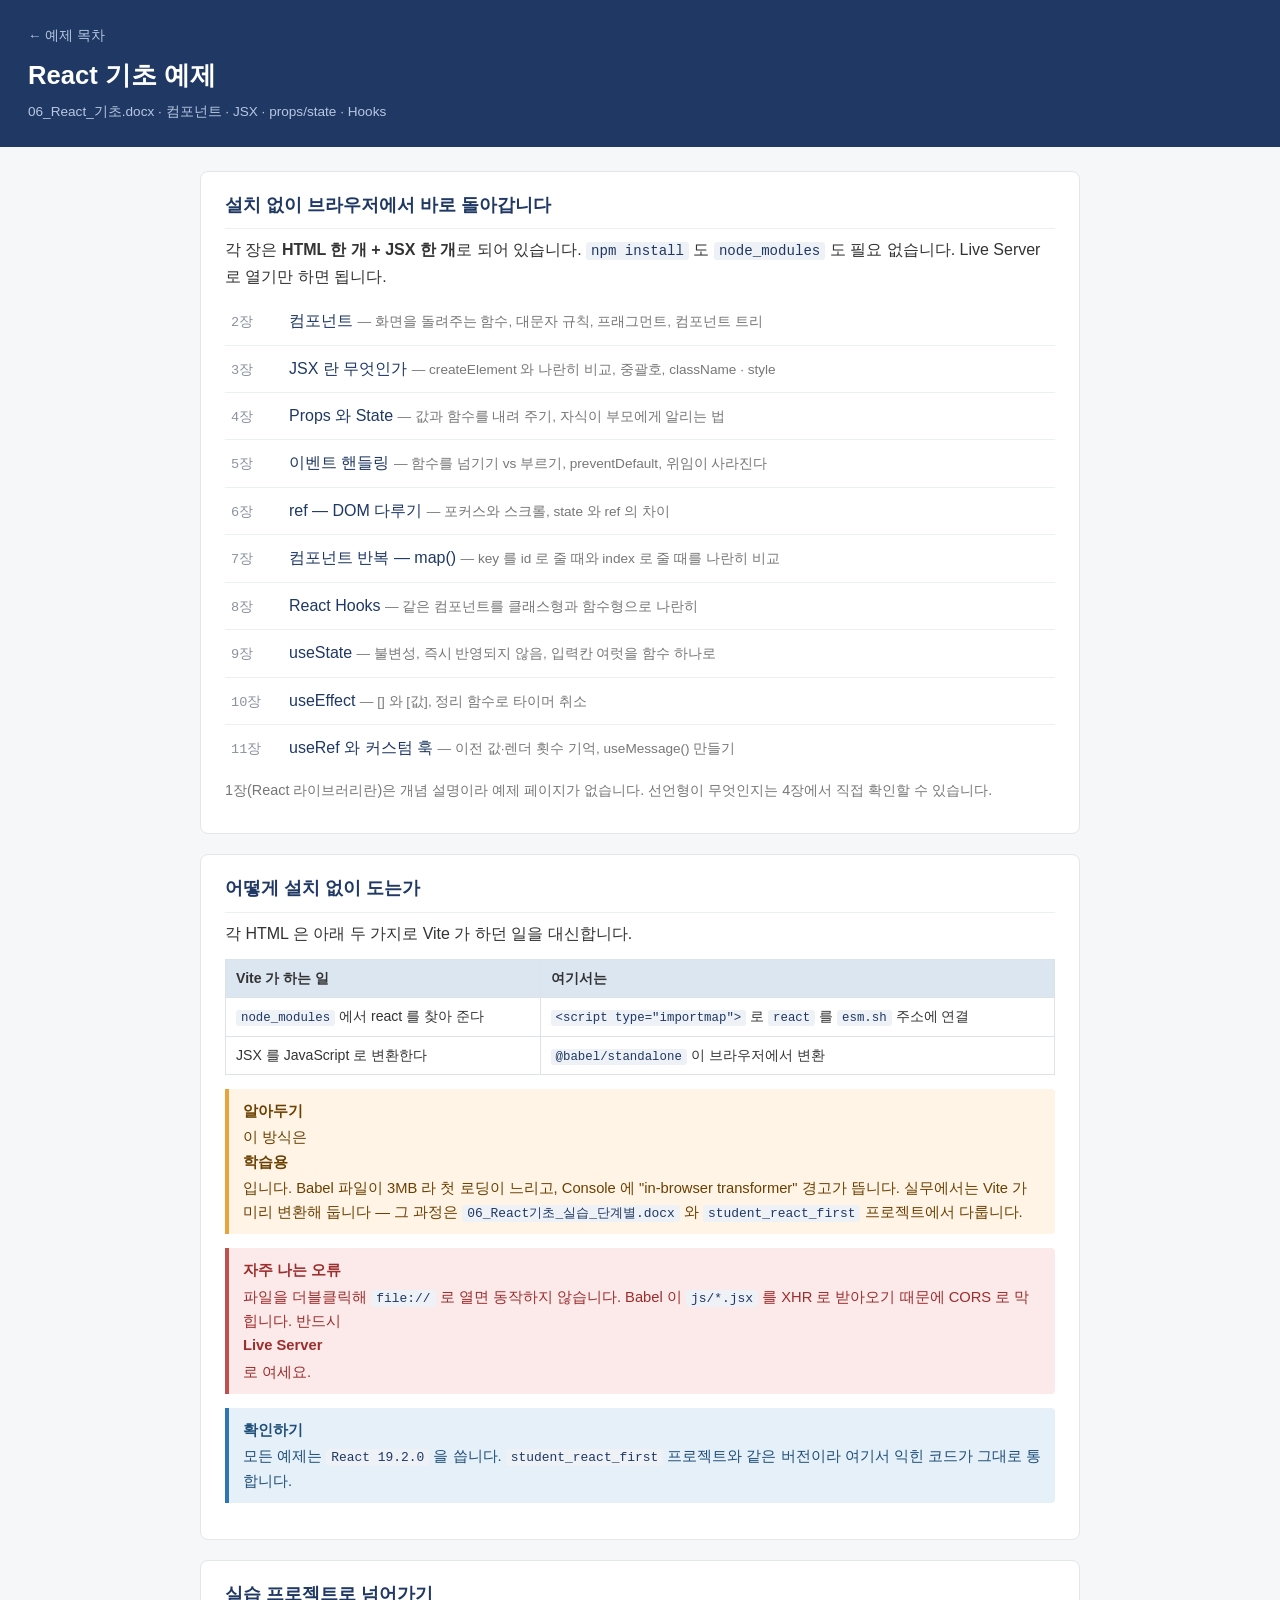
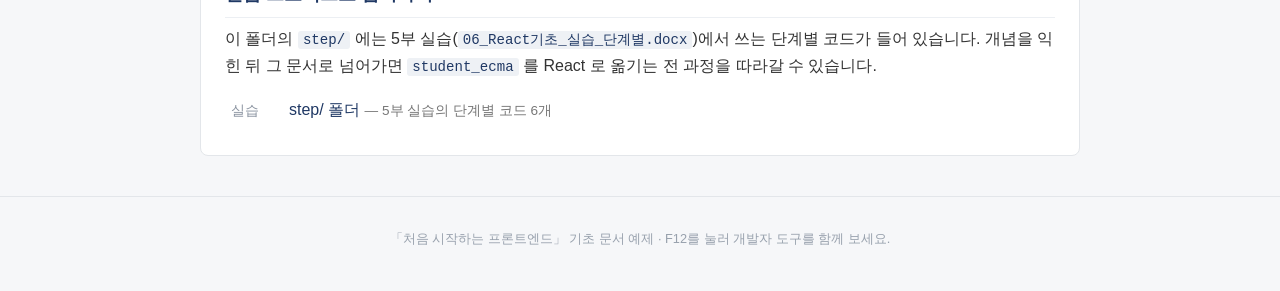
<file: 05_react/index.html>
<!doctype html>
<html lang="ko">
  <head>
    <meta charset="UTF-8" />
    <meta name="viewport" content="width=device-width, initial-scale=1.0" />
    <title>React 기초 예제</title>
    <link rel="stylesheet" href="../assets/base.css" />
  </head>
  <body>
    <header class="page-head">
      <a class="back" href="../index.html">&larr; 예제 목차</a>
      <h1>React 기초 예제</h1>
      <p class="ref">06_React_기초.docx &middot; 컴포넌트 · JSX · props/state · Hooks</p>
    </header>

    <main class="page-body">

      <section class="block">
        <h2>설치 없이 브라우저에서 바로 돌아갑니다</h2>
        <p>
          각 장은 <b>HTML 한 개 + JSX 한 개</b>로 되어 있습니다.
          <code>npm install</code> 도 <code>node_modules</code> 도 필요 없습니다.
          Live Server 로 열기만 하면 됩니다.
        </p>
        <ul class="toc">
          <li><a href="ch02_component.html"><span class="num">2장</span>컴포넌트
              <span class="desc">— 화면을 돌려주는 함수, 대문자 규칙, 프래그먼트, 컴포넌트 트리</span></a></li>
          <li><a href="ch03_jsx.html"><span class="num">3장</span>JSX 란 무엇인가
              <span class="desc">— createElement 와 나란히 비교, 중괄호, className · style</span></a></li>
          <li><a href="ch04_props_state.html"><span class="num">4장</span>Props 와 State
              <span class="desc">— 값과 함수를 내려 주기, 자식이 부모에게 알리는 법</span></a></li>
          <li><a href="ch05_event.html"><span class="num">5장</span>이벤트 핸들링
              <span class="desc">— 함수를 넘기기 vs 부르기, preventDefault, 위임이 사라진다</span></a></li>
          <li><a href="ch06_ref.html"><span class="num">6장</span>ref — DOM 다루기
              <span class="desc">— 포커스와 스크롤, state 와 ref 의 차이</span></a></li>
          <li><a href="ch07_map.html"><span class="num">7장</span>컴포넌트 반복 — map()
              <span class="desc">— key 를 id 로 줄 때와 index 로 줄 때를 나란히 비교</span></a></li>
          <li><a href="ch08_hooks.html"><span class="num">8장</span>React Hooks
              <span class="desc">— 같은 컴포넌트를 클래스형과 함수형으로 나란히</span></a></li>
          <li><a href="ch09_usestate.html"><span class="num">9장</span>useState
              <span class="desc">— 불변성, 즉시 반영되지 않음, 입력칸 여럿을 함수 하나로</span></a></li>
          <li><a href="ch10_useeffect.html"><span class="num">10장</span>useEffect
              <span class="desc">— [] 와 [값], 정리 함수로 타이머 취소</span></a></li>
          <li><a href="ch11_useref.html"><span class="num">11장</span>useRef 와 커스텀 훅
              <span class="desc">— 이전 값·렌더 횟수 기억, useMessage() 만들기</span></a></li>
        </ul>
        <p style="font-size:0.9rem; color:#777;">
          1장(React 라이브러리란)은 개념 설명이라 예제 페이지가 없습니다.
          선언형이 무엇인지는 4장에서 직접 확인할 수 있습니다.
        </p>
      </section>

      <section class="block">
        <h2>어떻게 설치 없이 도는가</h2>
        <p>각 HTML 은 아래 두 가지로 Vite 가 하던 일을 대신합니다.</p>
        <table class="ex">
          <tr><th>Vite 가 하는 일</th><th>여기서는</th></tr>
          <tr>
            <td><code>node_modules</code> 에서 react 를 찾아 준다</td>
            <td><code>&lt;script type="importmap"&gt;</code> 로 <code>react</code> 를
                <code>esm.sh</code> 주소에 연결</td>
          </tr>
          <tr>
            <td>JSX 를 JavaScript 로 변환한다</td>
            <td><code>@babel/standalone</code> 이 브라우저에서 변환</td>
          </tr>
        </table>
        <div class="note">
          <b>알아두기</b>
          이 방식은 <b>학습용</b>입니다. Babel 파일이 3MB 라 첫 로딩이 느리고,
          Console 에 "in-browser transformer" 경고가 뜹니다.
          실무에서는 Vite 가 미리 변환해 둡니다 —
          그 과정은 <code>06_React기초_실습_단계별.docx</code> 와
          <code>student_react_first</code> 프로젝트에서 다룹니다.
        </div>
        <div class="warn">
          <b>자주 나는 오류</b>
          파일을 더블클릭해 <code>file://</code> 로 열면 동작하지 않습니다.
          Babel 이 <code>js/*.jsx</code> 를 XHR 로 받아오기 때문에 CORS 로 막힙니다.
          반드시 <b>Live Server</b> 로 여세요.
        </div>
        <div class="check">
          <b>확인하기</b>
          모든 예제는 <code>React 19.2.0</code> 을 씁니다.
          <code>student_react_first</code> 프로젝트와 같은 버전이라
          여기서 익힌 코드가 그대로 통합니다.
        </div>
      </section>

      <section class="block">
        <h2>실습 프로젝트로 넘어가기</h2>
        <p>
          이 폴더의 <code>step/</code> 에는 5부 실습(<code>06_React기초_실습_단계별.docx</code>)에서
          쓰는 단계별 코드가 들어 있습니다.
          개념을 익힌 뒤 그 문서로 넘어가면 <code>student_ecma</code> 를 React 로 옮기는
          전 과정을 따라갈 수 있습니다.
        </p>
        <ul class="toc">
          <li><a href="step/README.md"><span class="num">실습</span>step/ 폴더
              <span class="desc">— 5부 실습의 단계별 코드 6개</span></a></li>
        </ul>
      </section>

    </main>

    <footer class="page-foot">
      <p>「처음 시작하는 프론트엔드」 기초 문서 예제 &middot; F12를 눌러 개발자 도구를 함께 보세요.</p>
    </footer>

  </body>
</html>
</file>
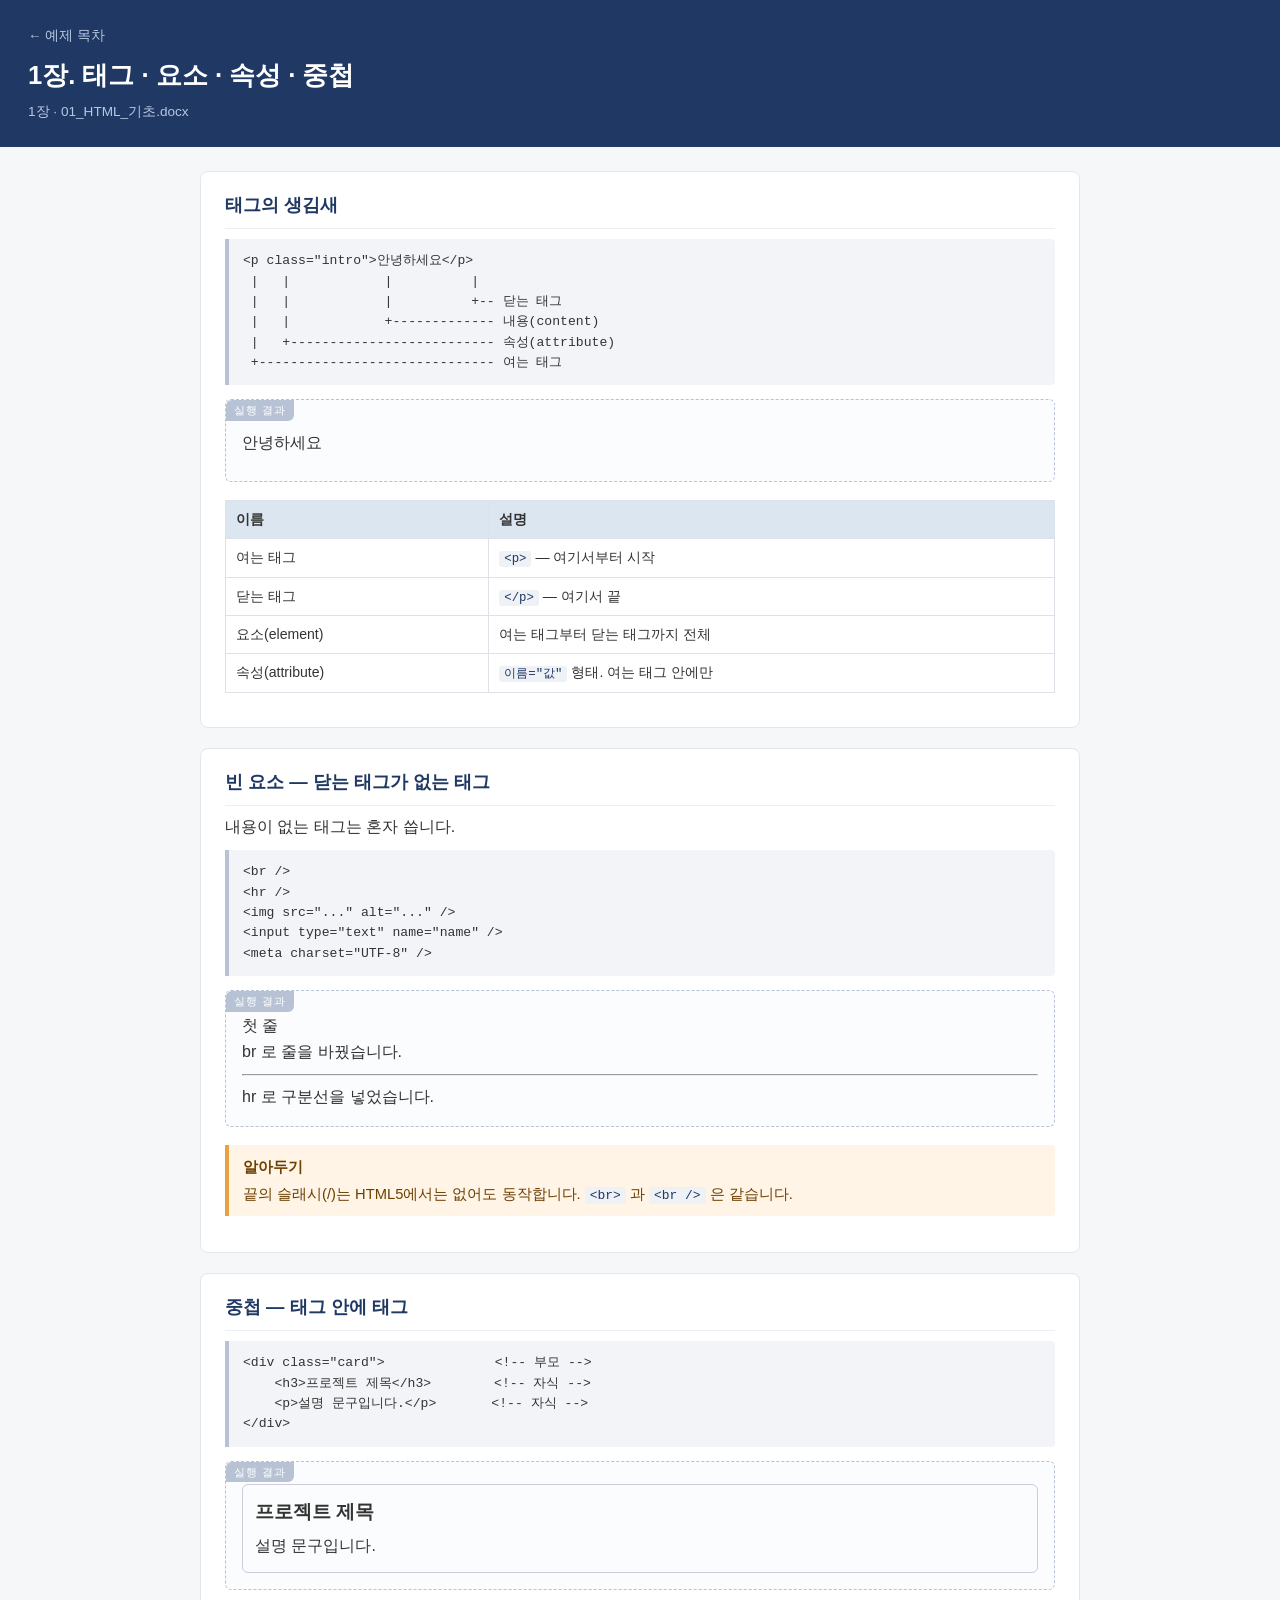
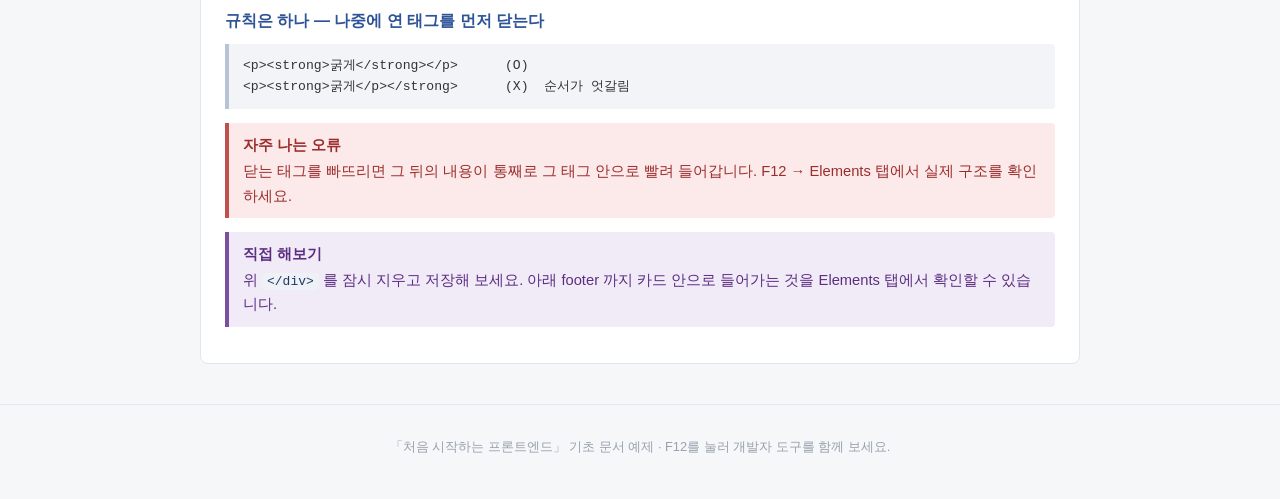
<file: 01_html/ch01_tag.html>
<!doctype html>
<html lang="ko">
  <head>
    <meta charset="UTF-8" />
    <meta name="viewport" content="width=device-width, initial-scale=1.0" />
    <title>1장. 태그 · 요소 · 속성 · 중첩</title>
    <link rel="stylesheet" href="../assets/base.css" />


  </head>
  <body>
    <header class="page-head">
      <a class="back" href="../index.html">&larr; 예제 목차</a>
      <h1>1장. 태그 · 요소 · 속성 · 중첩</h1>
      <p class="ref">1장 &middot; 01_HTML_기초.docx</p>
    </header>

    <main class="page-body">

      <section class="block">
        <h2>태그의 생김새</h2>
        <pre>&lt;p class="intro"&gt;안녕하세요&lt;/p&gt;
 |   |            |          |
 |   |            |          +-- 닫는 태그
 |   |            +------------- 내용(content)
 |   +-------------------------- 속성(attribute)
 +------------------------------ 여는 태그</pre>

        <div class="demo">
          <p class="intro">안녕하세요</p>
        </div>

        <table class="ex">
          <tr><th>이름</th><th>설명</th></tr>
          <tr><td>여는 태그</td><td><code>&lt;p&gt;</code> — 여기서부터 시작</td></tr>
          <tr><td>닫는 태그</td><td><code>&lt;/p&gt;</code> — 여기서 끝</td></tr>
          <tr><td>요소(element)</td><td>여는 태그부터 닫는 태그까지 전체</td></tr>
          <tr><td>속성(attribute)</td><td><code>이름="값"</code> 형태. 여는 태그 안에만</td></tr>
        </table>
      </section>

      <section class="block">
        <h2>빈 요소 — 닫는 태그가 없는 태그</h2>
        <p>내용이 없는 태그는 혼자 씁니다.</p>
        <pre>&lt;br /&gt;
&lt;hr /&gt;
&lt;img src="..." alt="..." /&gt;
&lt;input type="text" name="name" /&gt;
&lt;meta charset="UTF-8" /&gt;</pre>

        <div class="demo">
          첫 줄<br />
          br 로 줄을 바꿨습니다.
          <hr />
          hr 로 구분선을 넣었습니다.
        </div>

        <div class="note">
          <b>알아두기</b>
          끝의 슬래시(/)는 HTML5에서는 없어도 동작합니다.
          <code>&lt;br&gt;</code> 과 <code>&lt;br /&gt;</code> 은 같습니다.
        </div>
      </section>

      <section class="block">
        <h2>중첩 — 태그 안에 태그</h2>
        <pre>&lt;div class="card"&gt;              &lt;!-- 부모 --&gt;
    &lt;h3&gt;프로젝트 제목&lt;/h3&gt;        &lt;!-- 자식 --&gt;
    &lt;p&gt;설명 문구입니다.&lt;/p&gt;       &lt;!-- 자식 --&gt;
&lt;/div&gt;</pre>

        <div class="demo">
          <div class="card" style="border:1px solid #ccd; border-radius:6px; padding:12px;">
            <h3 style="margin:0 0 6px;">프로젝트 제목</h3>
            <p style="margin:0;">설명 문구입니다.</p>
          </div>
        </div>

        <h3>규칙은 하나 — 나중에 연 태그를 먼저 닫는다</h3>
        <pre>&lt;p&gt;&lt;strong&gt;굵게&lt;/strong&gt;&lt;/p&gt;      (O)
&lt;p&gt;&lt;strong&gt;굵게&lt;/p&gt;&lt;/strong&gt;      (X)  순서가 엇갈림</pre>

        <div class="warn">
          <b>자주 나는 오류</b>
          닫는 태그를 빠뜨리면 그 뒤의 내용이 통째로 그 태그 안으로 빨려 들어갑니다.
          F12 → Elements 탭에서 실제 구조를 확인하세요.
        </div>

        <div class="try">
          <b>직접 해보기</b>
          위 <code>&lt;/div&gt;</code> 를 잠시 지우고 저장해 보세요.
          아래 footer 까지 카드 안으로 들어가는 것을 Elements 탭에서 확인할 수 있습니다.
        </div>
      </section>
    
    </main>

    <footer class="page-foot">
      <p>「처음 시작하는 프론트엔드」 기초 문서 예제 &middot; F12를 눌러 개발자 도구를 함께 보세요.</p>
    </footer>

  </body>
</html>
</file>
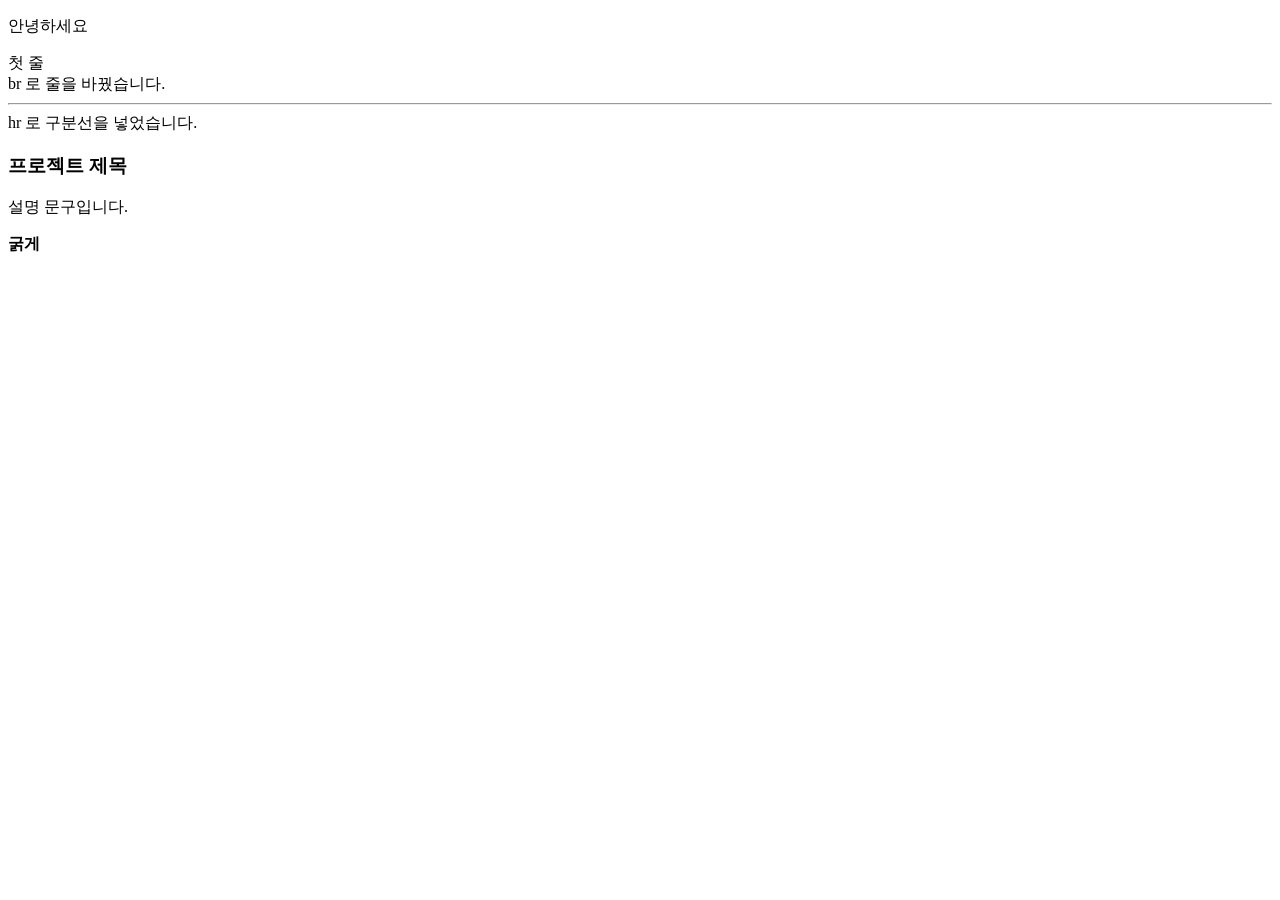
<file: 01_html/ch01_tag_only.html>
<!doctype html>
<html lang="ko">
  <head>
    <meta charset="UTF-8" />
    <meta name="viewport" content="width=device-width, initial-scale=1.0" />
    <title>1장. 태그 · 요소 · 속성 · 중첩</title>
  </head>
  <body>

    <!-- ============================================
         태그의 생김새
         <p class="intro">안녕하세요</p>
          |   |            |          |
          |   |            |          +-- 닫는 태그
          |   |            +------------- 내용(content)
          |   +-------------------------- 속성(attribute)
          +------------------------------ 여는 태그
         ============================================ -->
    <p class="intro">안녕하세요</p>


    <!-- ============================================
         빈 요소 — 닫는 태그가 없는 태그
         ============================================ -->
    첫 줄<br />
    br 로 줄을 바꿨습니다.
    <hr />
    hr 로 구분선을 넣었습니다.


    <!-- ============================================
         중첩 — 태그 안에 태그
         ============================================ -->
    <div class="card">
      <h3>프로젝트 제목</h3>
      <p>설명 문구입니다.</p>
    </div>


    <!-- ============================================
         중첩 규칙 — 나중에 연 태그를 먼저 닫는다
         ============================================ -->
    <p><strong>굵게</strong></p>

    <!-- 아래처럼 순서가 엇갈리면 안 됩니다.
         <p><strong>굵게</p></strong> -->

  </body>
</html>
</file>
<file: assets/base.css>
/* ===========================================================
   예제 페이지 공통 스타일
   -----------------------------------------------------------
   주의 : 이 파일은 "수업 내용"이 아니라 예제 페이지의 겉모습을
   위한 것입니다. 각 장에서 배우는 CSS 는 장별 CSS 파일에 있습니다.

   일부러 * 선택자로 box-sizing 을 지정하지 않았습니다.
   02_css/ch03 (박스 모델) 예제가 그 차이를 직접 보여주기 때문입니다.
   =========================================================== */

body {
    margin: 0;
    background-color: #f6f7f9;
    color: #333;
    font-family: "Malgun Gothic", "맑은 고딕", sans-serif;
    line-height: 1.65;
}

/* ---------- 페이지 머리 ---------- */
.page-head {
    box-sizing: border-box;
    background-color: #1f3864;
    color: #ffffff;
    padding: 22px 28px 24px;
}
.page-head h1 {
    margin: 6px 0 4px;
    font-size: 1.6rem;
}
.page-head .ref {
    margin: 0;
    color: #b8c7e0;
    font-size: 0.85rem;
}
.page-head .back {
    color: #b8c7e0;
    font-size: 0.85rem;
    text-decoration: none;
}
.page-head .back:hover {
    color: #ffffff;
}

/* ---------- 본문 ---------- */
.page-body {
    box-sizing: border-box;
    max-width: 920px;
    margin: 24px auto 40px;
    padding: 0 20px;
}

.block {
    box-sizing: border-box;
    background-color: #ffffff;
    border: 1px solid #e3e6ea;
    border-radius: 8px;
    padding: 18px 24px 22px;
    margin-bottom: 20px;
}
.block > h2 {
    margin: 0 0 4px;
    padding-bottom: 8px;
    border-bottom: 1px solid #eceff3;
    color: #1f3864;
    font-size: 1.15rem;
}
.block > h3 {
    margin: 18px 0 6px;
    color: #2e5496;
    font-size: 1rem;
}
.block p {
    margin: 8px 0;
}

/* ---------- 강조 상자 (기초 문서의 박스와 같은 색) ---------- */
.note, .check, .warn, .try {
    box-sizing: border-box;
    margin: 14px 0;
    padding: 10px 14px;
    border-left: 4px solid;
    border-radius: 0 4px 4px 0;
    font-size: 0.92rem;
}
.note  { border-color: #e8a33d; background-color: #fff4e5; color: #6b3f00; }
.check { border-color: #2e75b6; background-color: #e5f0f8; color: #1f4e79; }
.warn  { border-color: #c0504d; background-color: #fceaea; color: #9c2d2d; }
.try   { border-color: #7b4fa0; background-color: #f1eaf7; color: #5b2e82; }
.note b, .check b, .warn b, .try b { display: block; margin-bottom: 2px; }

/* ---------- 실행 결과 영역 ---------- */
.demo {
    box-sizing: border-box;
    position: relative;
    margin: 14px 0 18px;
    padding: 22px 16px 16px;
    border: 1px dashed #b7c3d4;
    border-radius: 6px;
    background-color: #fbfcfd;
}
.demo::before {
    content: "실행 결과";
    position: absolute;
    top: 0;
    left: 0;
    padding: 1px 8px;
    border-radius: 6px 0 6px 0;
    background-color: #b7c3d4;
    color: #ffffff;
    font-size: 0.7rem;
    letter-spacing: 1px;
}

/* ---------- 코드 ---------- */
pre {
    margin: 10px 0;
    padding: 12px 14px;
    border-left: 4px solid #b7c3d4;
    border-radius: 0 4px 4px 0;
    background-color: #f2f4f7;
    overflow-x: auto;
    font-family: Consolas, "D2Coding", monospace;
    font-size: 0.82rem;
    line-height: 1.55;
}
code {
    padding: 1px 5px;
    border-radius: 3px;
    background-color: #eef1f5;
    color: #1f3864;
    font-family: Consolas, "D2Coding", monospace;
    font-size: 0.88em;
}
pre code { padding: 0; background: none; font-size: 1em; }

/* ---------- 설명용 표 ---------- */
table.ex {
    width: 100%;
    margin: 12px 0;
    border-collapse: collapse;
    font-size: 0.88rem;
}
table.ex th, table.ex td {
    border: 1px solid #dde2e8;
    padding: 7px 10px;
    text-align: left;
    vertical-align: top;
}
table.ex th { background-color: #dce6f1; }

/* ---------- 목차 ---------- */
.toc { list-style: none; margin: 0; padding: 0; }
.toc li { margin: 0; border-bottom: 1px solid #eceff3; }
.toc li:last-child { border-bottom: none; }
.toc a {
    display: block;
    padding: 10px 6px;
    color: #1f3864;
    text-decoration: none;
}
.toc a:hover { background-color: #f2f6fb; }
.toc .num {
    display: inline-block;
    width: 58px;
    color: #8a93a0;
    font-family: Consolas, monospace;
    font-size: 0.85rem;
}
.toc .desc { color: #777; font-size: 0.85rem; }

/* ---------- 페이지 바닥 ---------- */
.page-foot {
    padding: 18px 20px 30px;
    border-top: 1px solid #e3e6ea;
    color: #98a1ad;
    text-align: center;
    font-size: 0.8rem;
}
</file>
